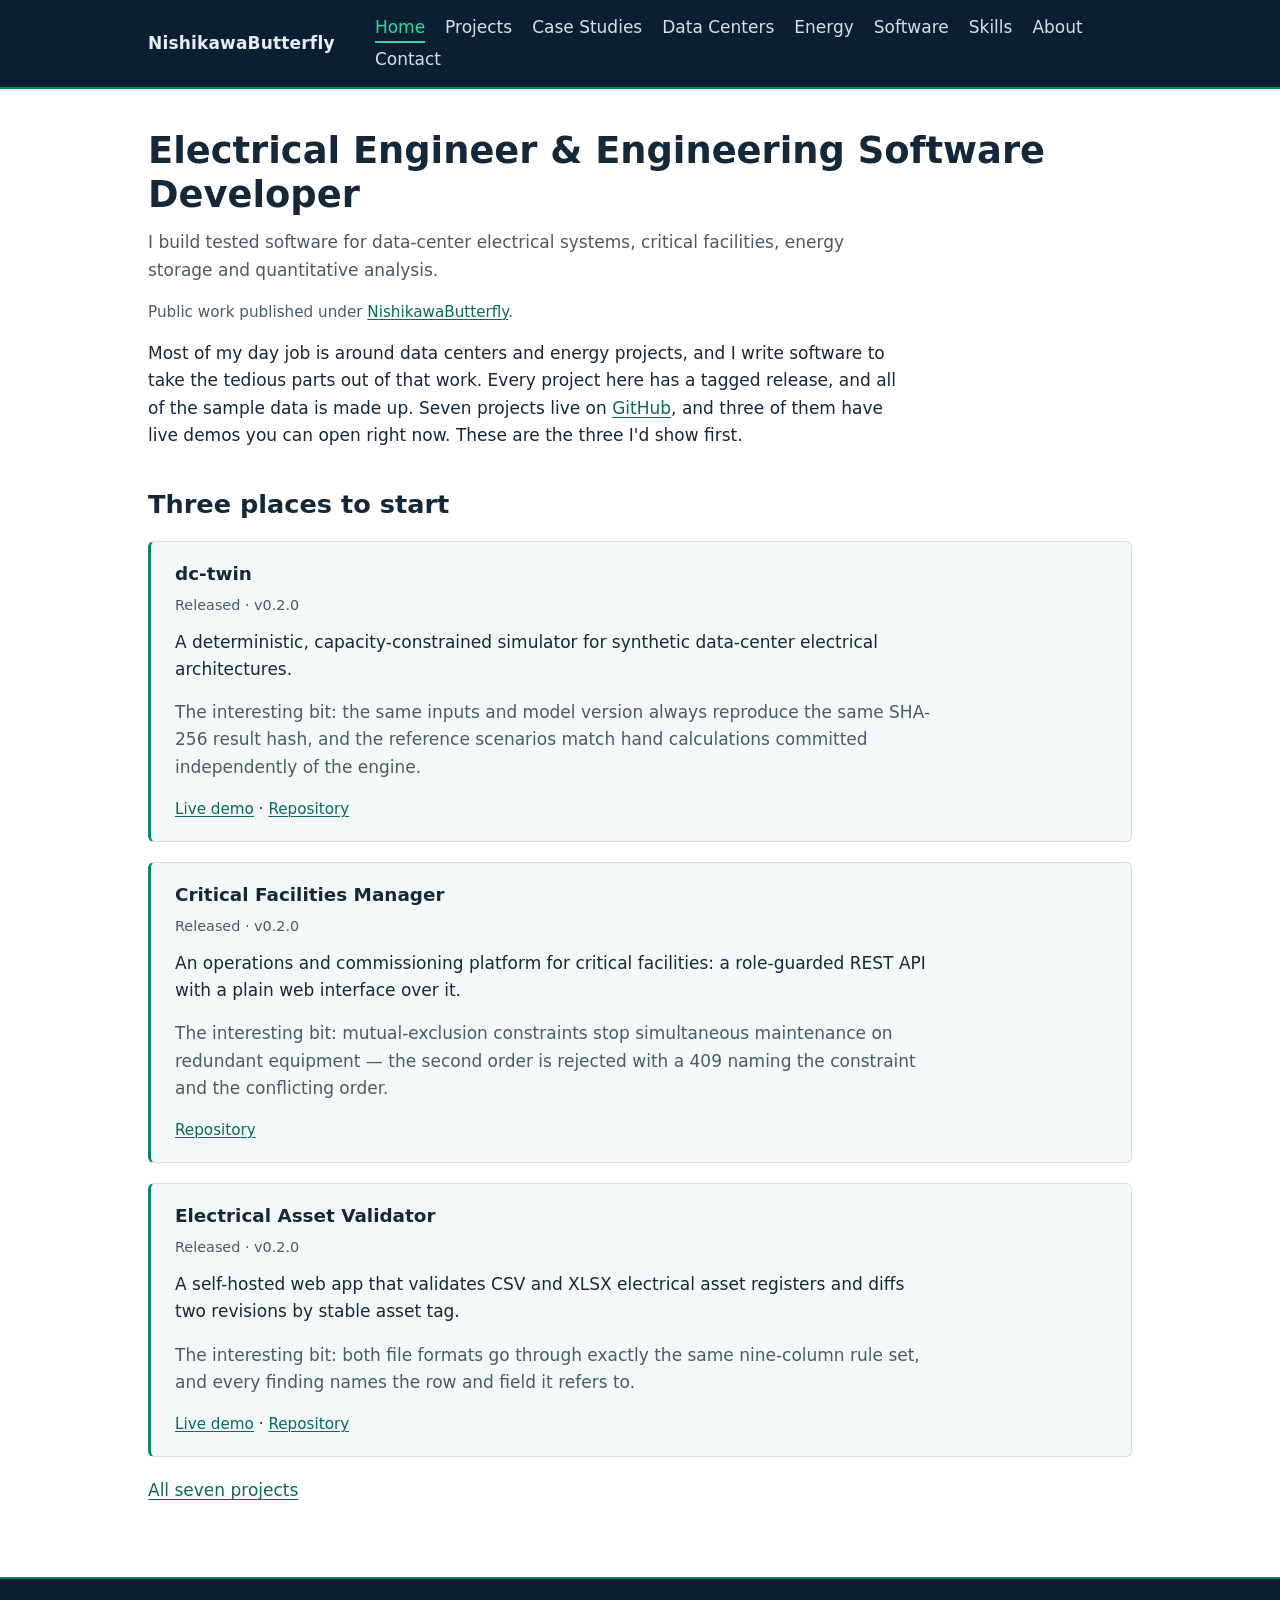
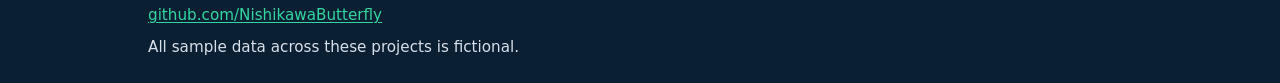
<file: index.html>
<!doctype html>
<html lang="en">
  <head>
    <meta charset="utf-8">
    <meta name="viewport" content="width=device-width, initial-scale=1">
    <title>Electrical Engineer &amp; Engineering Software Developer</title>
    <meta name="description" content="Electrical engineer. Tested software for data-center electrical systems, critical facilities, energy storage and quantitative analysis, published under NishikawaButterfly.">
    <link rel="canonical" href="https://nishikawabutterfly.github.io/">
    <meta property="og:title" content="Electrical Engineer &amp; Engineering Software Developer">
    <meta property="og:description" content="Electrical engineer. Tested software for data-center electrical systems, critical facilities, energy storage and quantitative analysis, published under NishikawaButterfly.">
    <meta property="og:type" content="website">
    <meta property="og:url" content="https://nishikawabutterfly.github.io/">
    <meta property="og:image" content="https://nishikawabutterfly.github.io/assets/social-card.png">
    <link rel="icon" href="/assets/favicon.svg" type="image/svg+xml">
    <link rel="stylesheet" href="/styles.css">
    <script src="/main.js" defer></script>
    <script type="application/ld+json">
    {
      "@context": "https://schema.org",
      "@graph": [
        {
          "@type": "Person",
          "name": "NishikawaButterfly",
          "url": "https://nishikawabutterfly.github.io/",
          "jobTitle": "Electrical Engineer"
        },
        {
          "@type": "WebSite",
          "name": "Electrical Engineer & Engineering Software Developer",
          "url": "https://nishikawabutterfly.github.io/"
        }
      ]
    }
    </script>
  </head>
  <body>
    <!-- shell:header -->
    <a class="skip-link" href="#main">Skip to main content</a>
    <header class="site-header">
      <div class="wrap bar">
        <a class="site-name" href="/">NishikawaButterfly</a>
        <button class="nav-toggle" type="button" aria-expanded="false" aria-controls="site-nav" hidden>Menu</button>
        <nav id="site-nav" class="site-nav" aria-label="Site">
          <ul>
            <li><a href="/">Home</a></li>
            <li><a href="/projects.html">Projects</a></li>
            <li><a href="/case-studies.html">Case Studies</a></li>
            <li><a href="/data-centres.html">Data Centers</a></li>
            <li><a href="/energy-systems.html">Energy</a></li>
            <li><a href="/software.html">Software</a></li>
            <li><a href="/skills.html">Skills</a></li>
            <li><a href="/about.html">About</a></li>
            <li><a href="/contact.html">Contact</a></li>
          </ul>
        </nav>
      </div>
    </header>
    <!-- /shell:header -->

    <main id="main" class="wrap">
      <h1>Electrical Engineer &amp; Engineering Software Developer</h1>
      <p class="lede">I build tested software for data-center electrical systems, critical facilities, energy storage and quantitative analysis.</p>
      <p class="identity">Public work published under <a href="https://github.com/NishikawaButterfly">NishikawaButterfly</a>.</p>
      <p>Most of my day job is around data centers and energy projects, and I write software to take the tedious parts out of that work. Every project here has a tagged release, and all of the sample data is made up. Seven projects live on <a href="https://github.com/NishikawaButterfly">GitHub</a>, and three of them have live demos you can open right now. These are the three I'd show first.</p>

      <section aria-labelledby="highlights">
        <h2 id="highlights">Three places to start</h2>

        <!-- highlights:start -->
        <article class="card">
          <h3>dc-twin</h3>
          <p class="card-meta">Released · v0.2.0</p>
          <p>A deterministic, capacity-constrained simulator for synthetic data-center electrical architectures.</p>
          <p class="hook">The interesting bit: the same inputs and model version always reproduce the same SHA-256 result hash, and the reference scenarios match hand calculations committed independently of the engine.</p>
          <p class="links"><a href="https://dc-twin.fly.dev/">Live demo</a> · <a href="https://github.com/NishikawaButterfly/dc-twin">Repository</a></p>
        </article>
        <article class="card">
          <h3>Critical Facilities Manager</h3>
          <p class="card-meta">Released · v0.2.0</p>
          <p>An operations and commissioning platform for critical facilities: a role-guarded REST API with a plain web interface over it.</p>
          <p class="hook">The interesting bit: mutual-exclusion constraints stop simultaneous maintenance on redundant equipment — the second order is rejected with a 409 naming the constraint and the conflicting order.</p>
          <p class="links"><a href="https://github.com/NishikawaButterfly/critical-facilities-manager">Repository</a></p>
        </article>
        <article class="card">
          <h3>Electrical Asset Validator</h3>
          <p class="card-meta">Released · v0.2.0</p>
          <p>A self-hosted web app that validates CSV and XLSX electrical asset registers and diffs two revisions by stable asset tag.</p>
          <p class="hook">The interesting bit: both file formats go through exactly the same nine-column rule set, and every finding names the row and field it refers to.</p>
          <p class="links"><a href="https://electrical-asset-validator.fly.dev/">Live demo</a> · <a href="https://github.com/NishikawaButterfly/electrical-asset-validator">Repository</a></p>
        </article>
        <!-- highlights:end -->
      </section>

      <p><a href="/projects.html">All seven projects</a></p>
    </main>

    <!-- shell:footer -->
    <footer class="site-footer">
      <div class="wrap">
        <p><a href="https://github.com/NishikawaButterfly">github.com/NishikawaButterfly</a></p>
        <p>All sample data across these projects is fictional.</p>
      </div>
    </footer>
    <!-- /shell:footer -->
  </body>
</html>
</file>
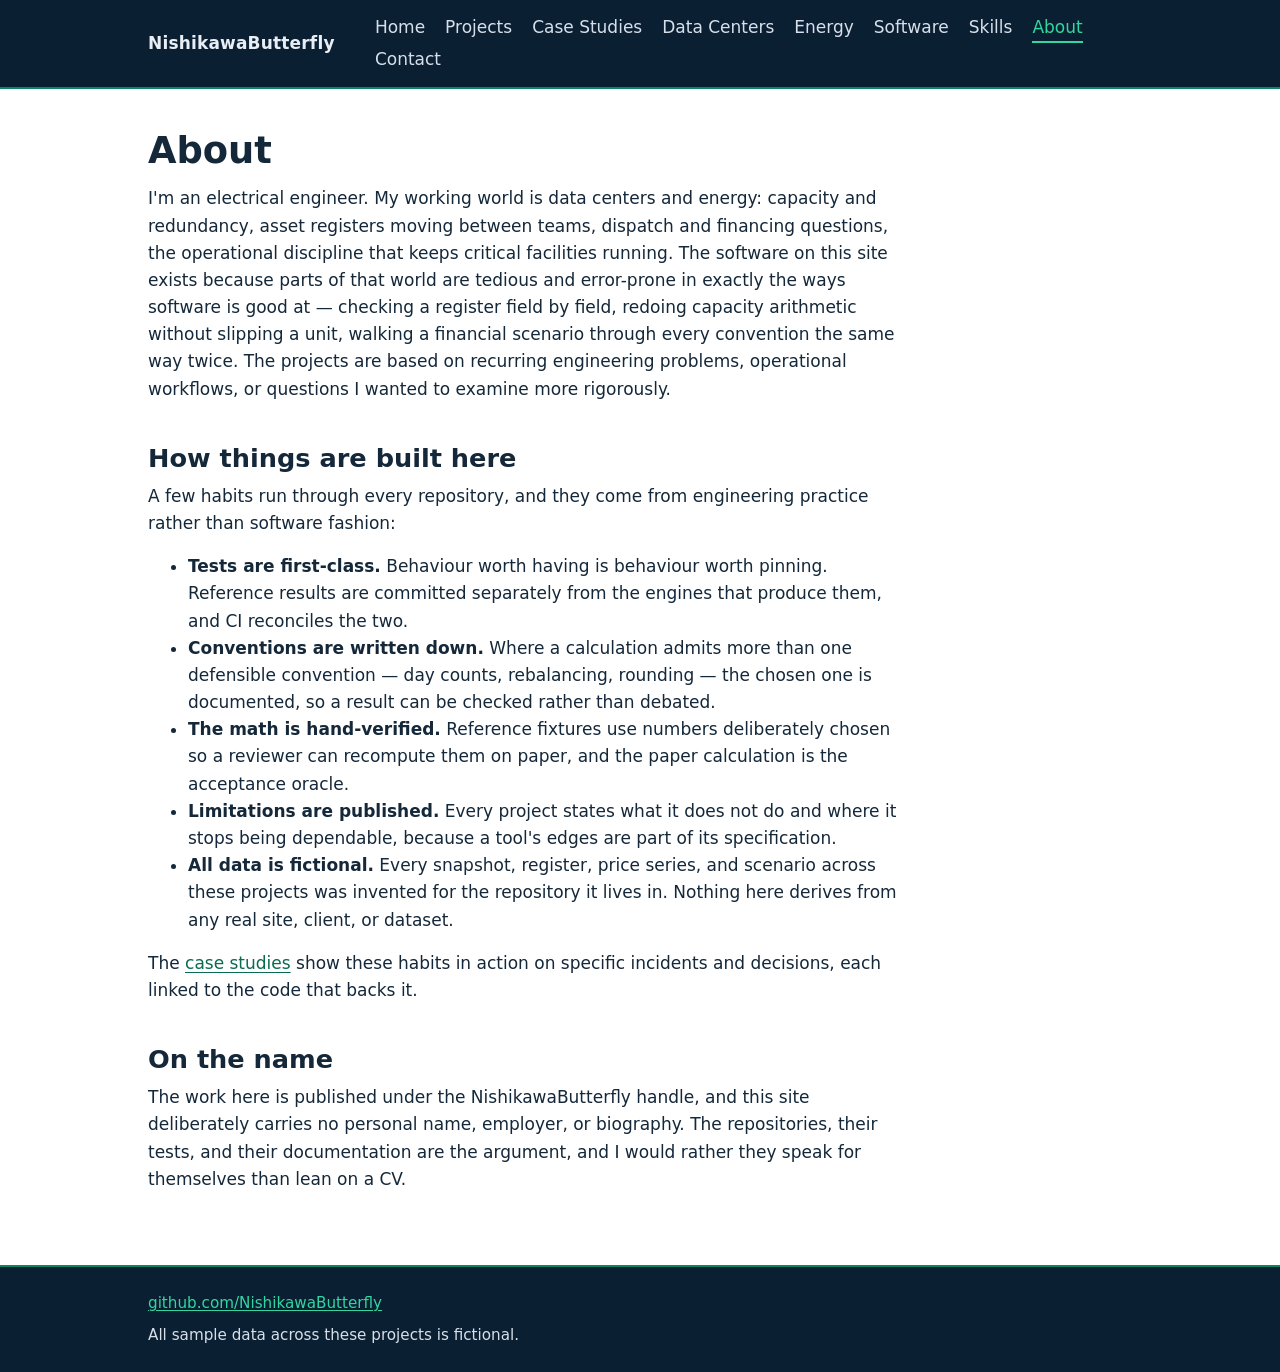
<file: about.html>
<!doctype html>
<html lang="en">
  <head>
    <meta charset="utf-8">
    <meta name="viewport" content="width=device-width, initial-scale=1">
    <title>About — NishikawaButterfly</title>
    <meta name="description" content="An electrical engineer working around data centers and energy, building software that takes the tedious and error-prone parts out of real engineering workflows.">
    <link rel="canonical" href="https://nishikawabutterfly.github.io/about.html">
    <meta property="og:title" content="About — NishikawaButterfly">
    <meta property="og:description" content="An electrical engineer working around data centers and energy, building software that takes the tedious and error-prone parts out of real engineering workflows.">
    <meta property="og:type" content="website">
    <meta property="og:url" content="https://nishikawabutterfly.github.io/about.html">
    <meta property="og:image" content="https://nishikawabutterfly.github.io/assets/social-card.png">
    <link rel="icon" href="/assets/favicon.svg" type="image/svg+xml">
    <link rel="stylesheet" href="/styles.css">
    <script src="/main.js" defer></script>
  </head>
  <body>
    <!-- shell:header -->
    <a class="skip-link" href="#main">Skip to main content</a>
    <header class="site-header">
      <div class="wrap bar">
        <a class="site-name" href="/">NishikawaButterfly</a>
        <button class="nav-toggle" type="button" aria-expanded="false" aria-controls="site-nav" hidden>Menu</button>
        <nav id="site-nav" class="site-nav" aria-label="Site">
          <ul>
            <li><a href="/">Home</a></li>
            <li><a href="/projects.html">Projects</a></li>
            <li><a href="/case-studies.html">Case Studies</a></li>
            <li><a href="/data-centres.html">Data Centers</a></li>
            <li><a href="/energy-systems.html">Energy</a></li>
            <li><a href="/software.html">Software</a></li>
            <li><a href="/skills.html">Skills</a></li>
            <li><a href="/about.html">About</a></li>
            <li><a href="/contact.html">Contact</a></li>
          </ul>
        </nav>
      </div>
    </header>
    <!-- /shell:header -->

    <main id="main" class="wrap">
      <h1>About</h1>
      <p>I'm an electrical engineer. My working world is data centers and energy: capacity and redundancy, asset registers moving between teams, dispatch and financing questions, the operational discipline that keeps critical facilities running. The software on this site exists because parts of that world are tedious and error-prone in exactly the ways software is good at — checking a register field by field, redoing capacity arithmetic without slipping a unit, walking a financial scenario through every convention the same way twice. The projects are based on recurring engineering problems, operational workflows, or questions I wanted to examine more rigorously.</p>

      <h2 id="how-things-are-built">How things are built here</h2>
      <p>A few habits run through every repository, and they come from engineering practice rather than software fashion:</p>
      <ul>
        <li><strong>Tests are first-class.</strong> Behaviour worth having is behaviour worth pinning. Reference results are committed separately from the engines that produce them, and CI reconciles the two.</li>
        <li><strong>Conventions are written down.</strong> Where a calculation admits more than one defensible convention — day counts, rebalancing, rounding — the chosen one is documented, so a result can be checked rather than debated.</li>
        <li><strong>The math is hand-verified.</strong> Reference fixtures use numbers deliberately chosen so a reviewer can recompute them on paper, and the paper calculation is the acceptance oracle.</li>
        <li><strong>Limitations are published.</strong> Every project states what it does not do and where it stops being dependable, because a tool's edges are part of its specification.</li>
        <li><strong>All data is fictional.</strong> Every snapshot, register, price series, and scenario across these projects was invented for the repository it lives in. Nothing here derives from any real site, client, or dataset.</li>
      </ul>
      <p>The <a href="/case-studies.html">case studies</a> show these habits in action on specific incidents and decisions, each linked to the code that backs it.</p>

      <h2 id="pseudonymity">On the name</h2>
      <p>The work here is published under the NishikawaButterfly handle, and this site deliberately carries no personal name, employer, or biography. The repositories, their tests, and their documentation are the argument, and I would rather they speak for themselves than lean on a CV.</p>
    </main>

    <!-- shell:footer -->
    <footer class="site-footer">
      <div class="wrap">
        <p><a href="https://github.com/NishikawaButterfly">github.com/NishikawaButterfly</a></p>
        <p>All sample data across these projects is fictional.</p>
      </div>
    </footer>
    <!-- /shell:footer -->
  </body>
</html>
</file>
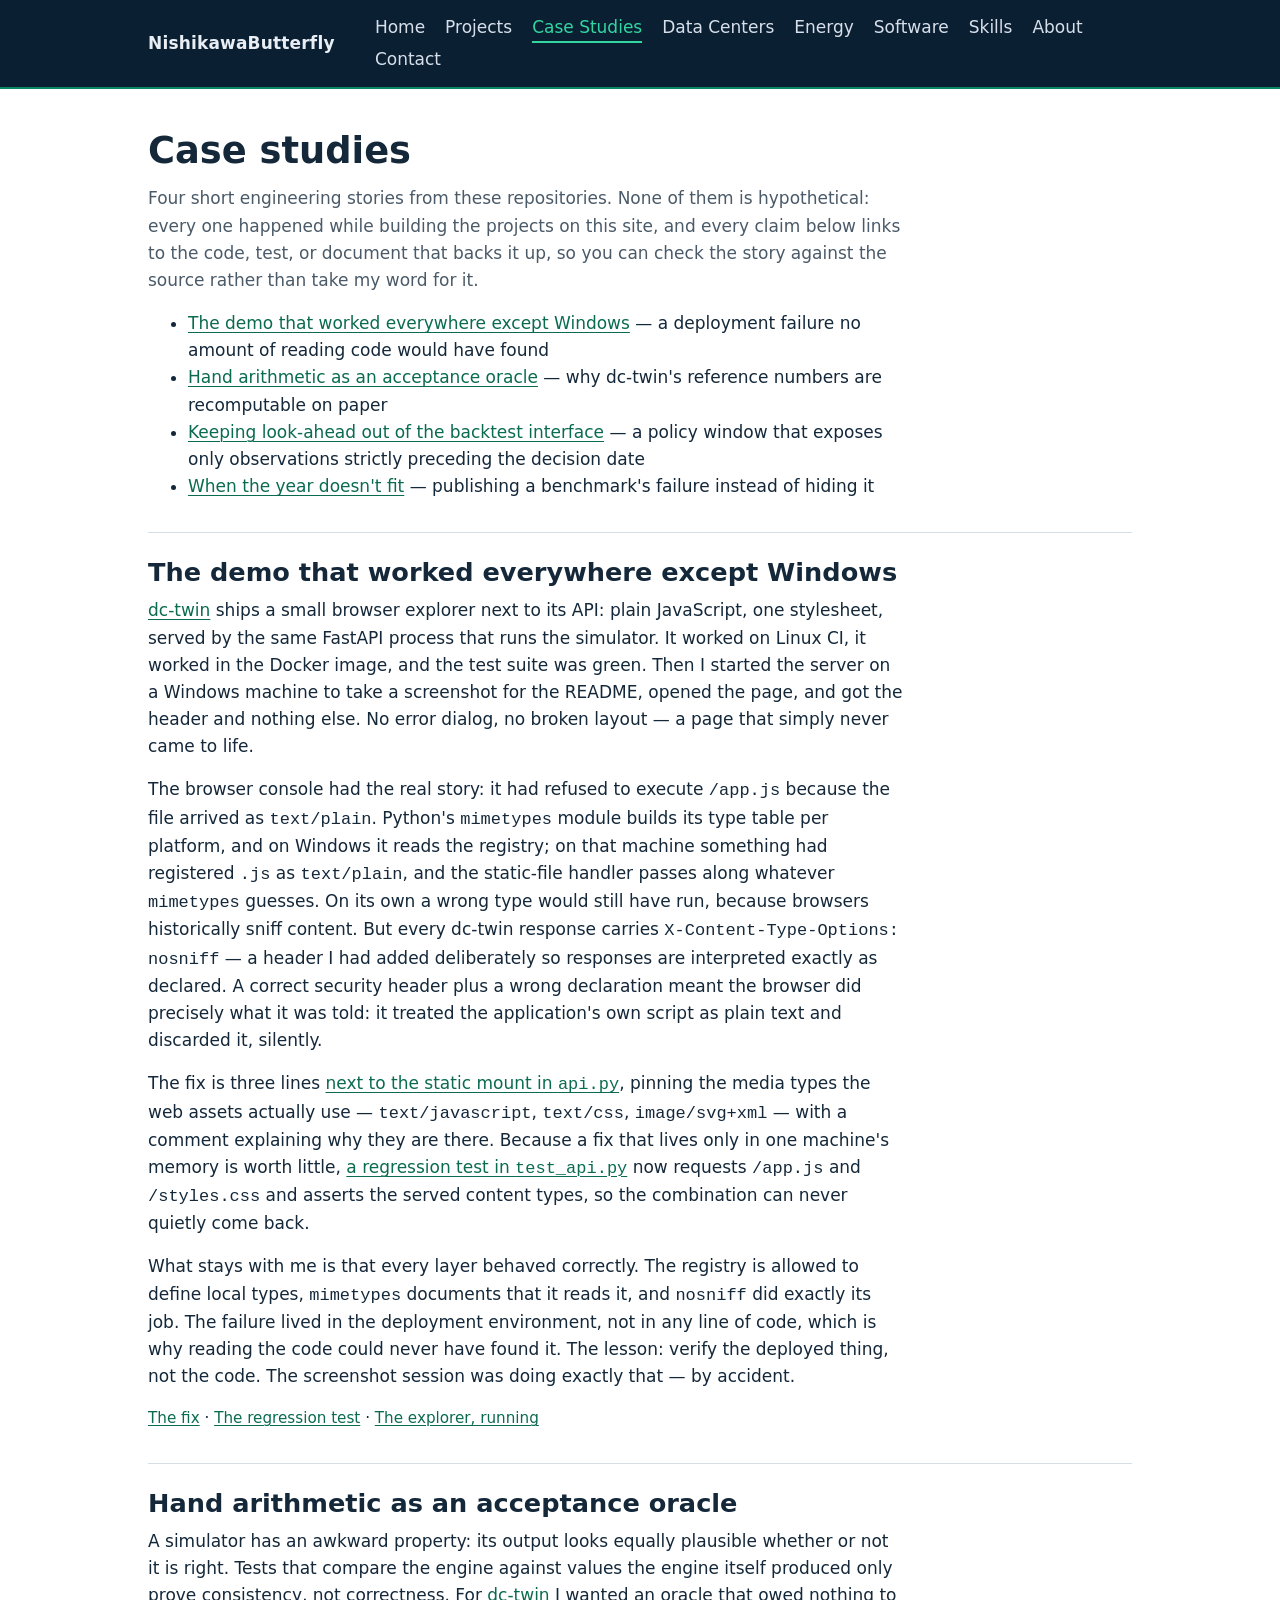
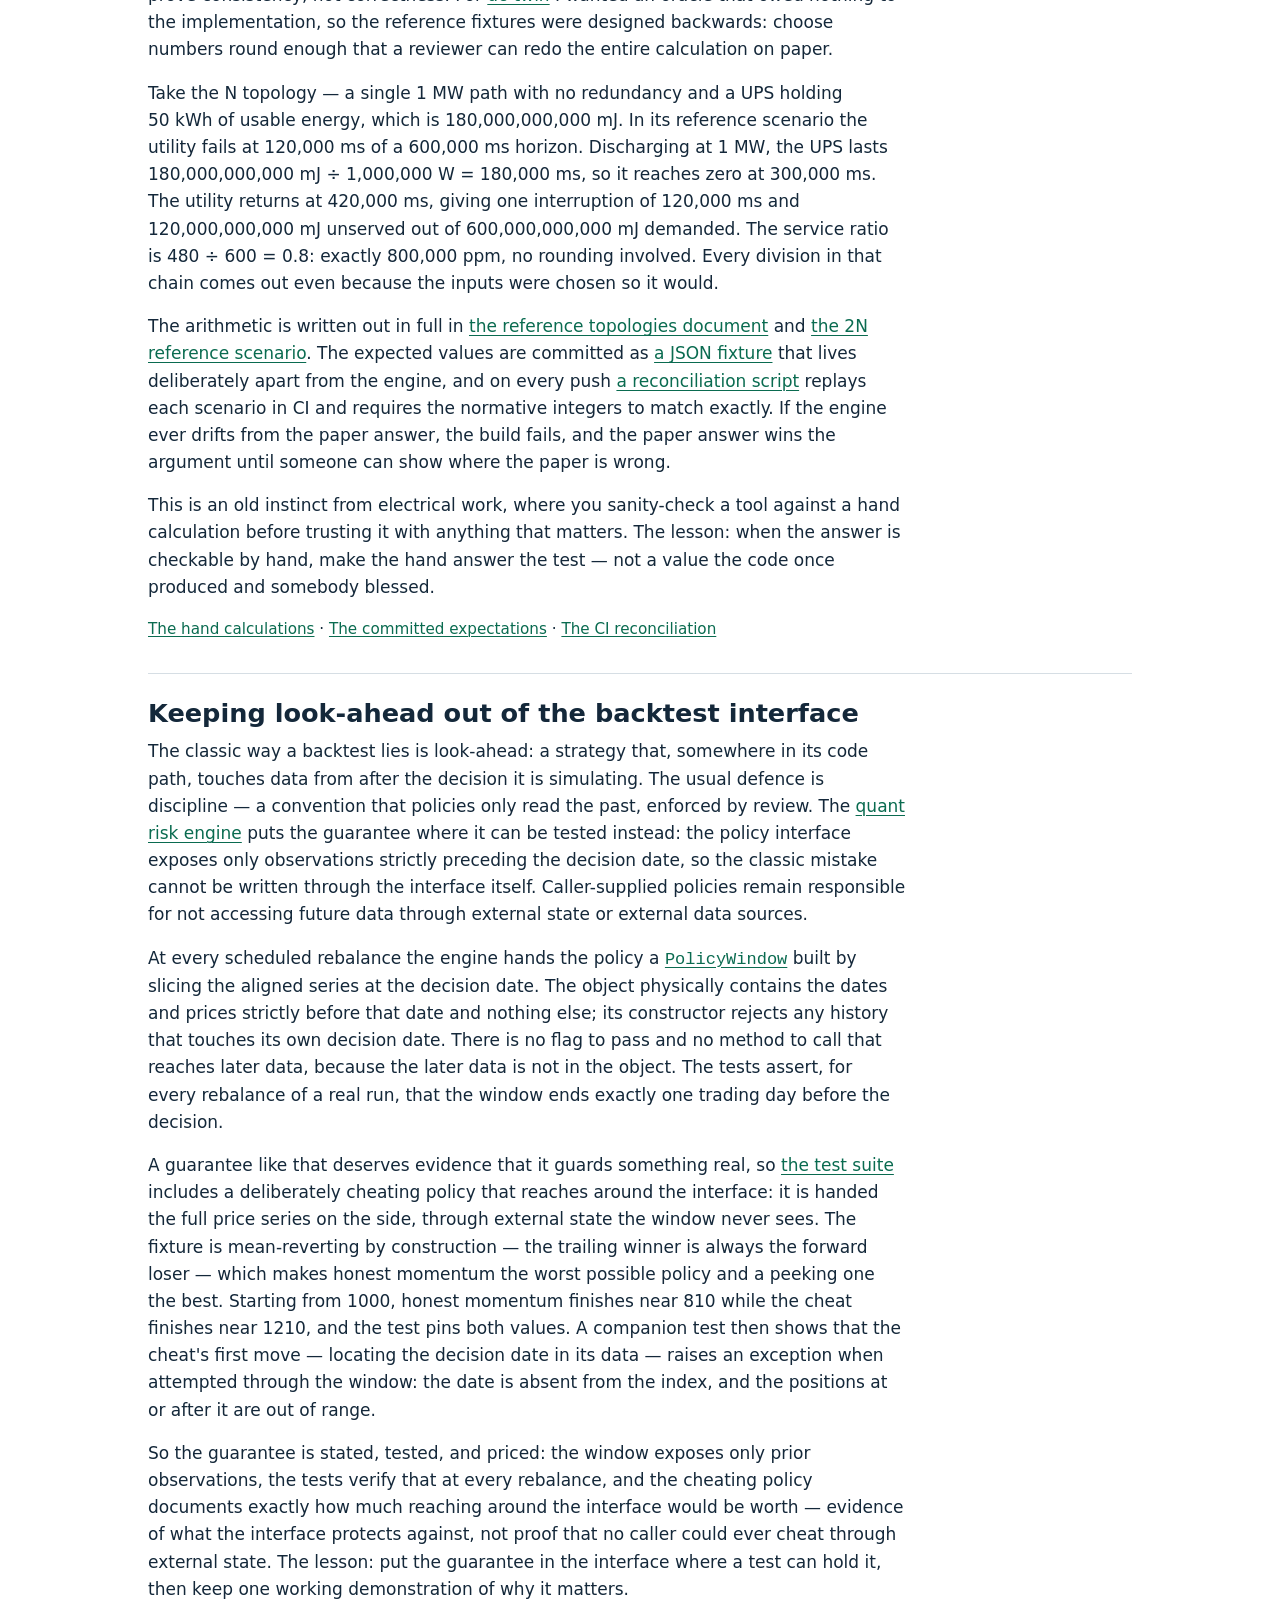
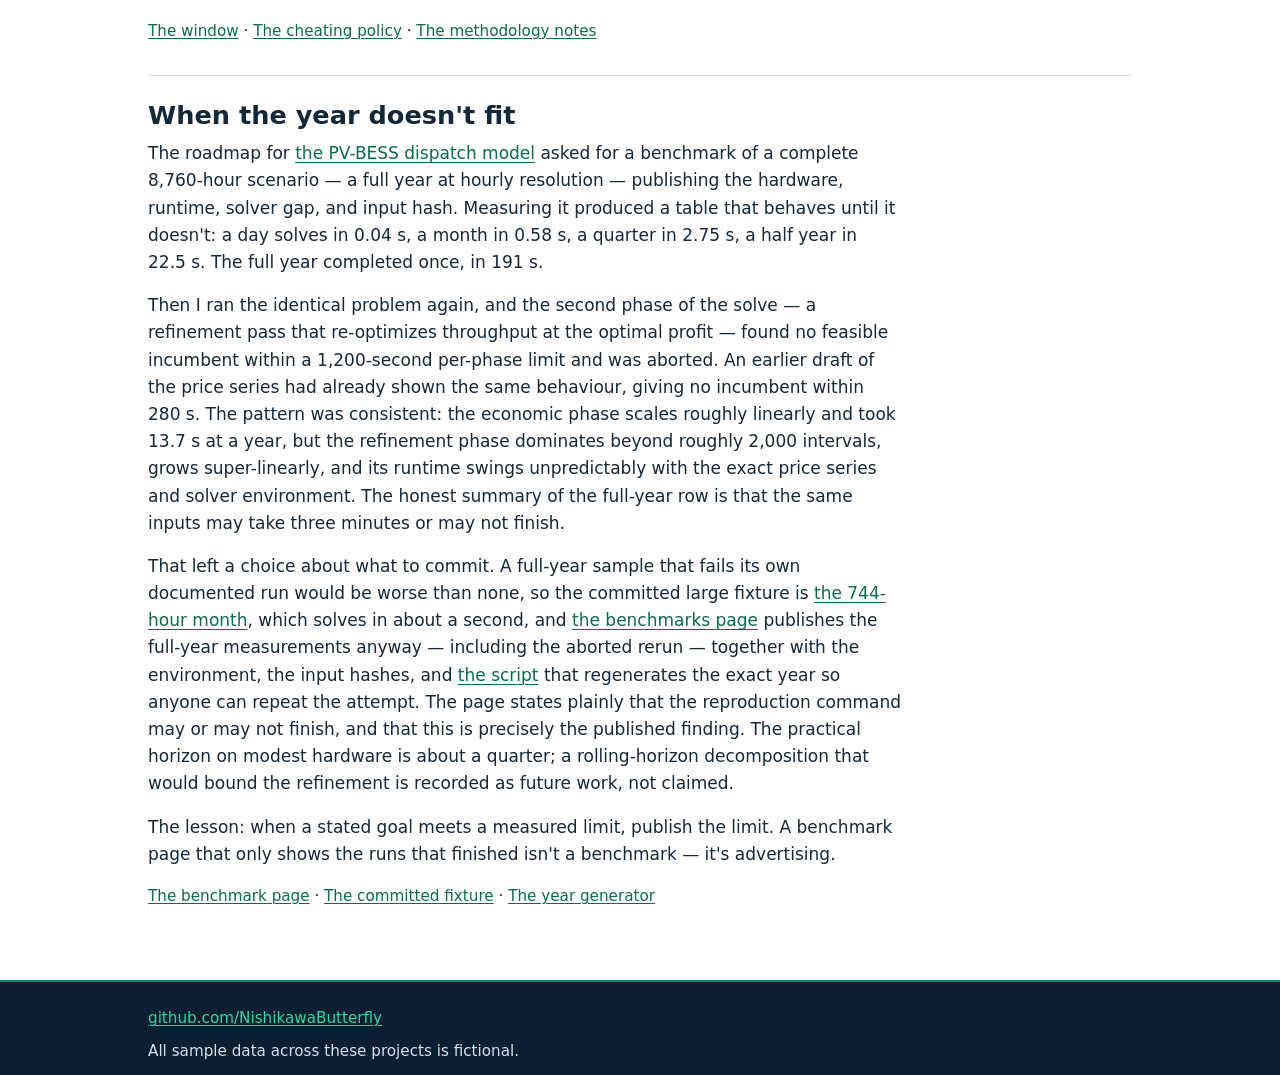
<file: case-studies.html>
<!doctype html>
<html lang="en">
  <head>
    <meta charset="utf-8">
    <meta name="viewport" content="width=device-width, initial-scale=1">
    <title>Case Studies — NishikawaButterfly</title>
    <meta name="description" content="Four engineering stories from these repositories — a Windows-only media-type failure, hand arithmetic as a test oracle, a backtest interface that exposes only past observations, and a benchmark that would not fit — each verifiable in the linked code.">
    <link rel="canonical" href="https://nishikawabutterfly.github.io/case-studies.html">
    <meta property="og:title" content="Case Studies — NishikawaButterfly">
    <meta property="og:description" content="Four engineering stories from these repositories — a Windows-only media-type failure, hand arithmetic as a test oracle, a backtest interface that exposes only past observations, and a benchmark that would not fit — each verifiable in the linked code.">
    <meta property="og:type" content="website">
    <meta property="og:url" content="https://nishikawabutterfly.github.io/case-studies.html">
    <meta property="og:image" content="https://nishikawabutterfly.github.io/assets/social-card.png">
    <link rel="icon" href="/assets/favicon.svg" type="image/svg+xml">
    <link rel="stylesheet" href="/styles.css">
    <script src="/main.js" defer></script>
  </head>
  <body>
    <!-- shell:header -->
    <a class="skip-link" href="#main">Skip to main content</a>
    <header class="site-header">
      <div class="wrap bar">
        <a class="site-name" href="/">NishikawaButterfly</a>
        <button class="nav-toggle" type="button" aria-expanded="false" aria-controls="site-nav" hidden>Menu</button>
        <nav id="site-nav" class="site-nav" aria-label="Site">
          <ul>
            <li><a href="/">Home</a></li>
            <li><a href="/projects.html">Projects</a></li>
            <li><a href="/case-studies.html">Case Studies</a></li>
            <li><a href="/data-centres.html">Data Centers</a></li>
            <li><a href="/energy-systems.html">Energy</a></li>
            <li><a href="/software.html">Software</a></li>
            <li><a href="/skills.html">Skills</a></li>
            <li><a href="/about.html">About</a></li>
            <li><a href="/contact.html">Contact</a></li>
          </ul>
        </nav>
      </div>
    </header>
    <!-- /shell:header -->

    <main id="main" class="wrap">
      <h1>Case studies</h1>
      <p class="lede">Four short engineering stories from these repositories. None of them is hypothetical: every one happened while building the projects on this site, and every claim below links to the code, test, or document that backs it up, so you can check the story against the source rather than take my word for it.</p>

      <ul>
        <li><a href="#windows-media-types">The demo that worked everywhere except Windows</a> — a deployment failure no amount of reading code would have found</li>
        <li><a href="#hand-arithmetic">Hand arithmetic as an acceptance oracle</a> — why dc-twin's reference numbers are recomputable on paper</li>
        <li><a href="#look-ahead">Keeping look-ahead out of the backtest interface</a> — a policy window that exposes only observations strictly preceding the decision date</li>
        <li><a href="#year-does-not-fit">When the year doesn't fit</a> — publishing a benchmark's failure instead of hiding it</li>
      </ul>

      <article class="project">
        <h2 id="windows-media-types">The demo that worked everywhere except Windows</h2>
        <p><a href="https://github.com/NishikawaButterfly/dc-twin">dc-twin</a> ships a small browser explorer next to its API: plain JavaScript, one stylesheet, served by the same FastAPI process that runs the simulator. It worked on Linux CI, it worked in the Docker image, and the test suite was green. Then I started the server on a Windows machine to take a screenshot for the README, opened the page, and got the header and nothing else. No error dialog, no broken layout — a page that simply never came to life.</p>
        <p>The browser console had the real story: it had refused to execute <code>/app.js</code> because the file arrived as <code>text/plain</code>. Python's <code>mimetypes</code> module builds its type table per platform, and on Windows it reads the registry; on that machine something had registered <code>.js</code> as <code>text/plain</code>, and the static-file handler passes along whatever <code>mimetypes</code> guesses. On its own a wrong type would still have run, because browsers historically sniff content. But every dc-twin response carries <code>X-Content-Type-Options: nosniff</code> — a header I had added deliberately so responses are interpreted exactly as declared. A correct security header plus a wrong declaration meant the browser did precisely what it was told: it treated the application's own script as plain text and discarded it, silently.</p>
        <p>The fix is three lines <a href="https://github.com/NishikawaButterfly/dc-twin/blob/main/src/dc_twin/api.py">next to the static mount in <code>api.py</code></a>, pinning the media types the web assets actually use — <code>text/javascript</code>, <code>text/css</code>, <code>image/svg+xml</code> — with a comment explaining why they are there. Because a fix that lives only in one machine's memory is worth little, <a href="https://github.com/NishikawaButterfly/dc-twin/blob/main/tests/test_api.py">a regression test in <code>test_api.py</code></a> now requests <code>/app.js</code> and <code>/styles.css</code> and asserts the served content types, so the combination can never quietly come back.</p>
        <p>What stays with me is that every layer behaved correctly. The registry is allowed to define local types, <code>mimetypes</code> documents that it reads it, and <code>nosniff</code> did exactly its job. The failure lived in the deployment environment, not in any line of code, which is why reading the code could never have found it. The lesson: verify the deployed thing, not the code. The screenshot session was doing exactly that — by accident.</p>
        <p class="links"><a href="https://github.com/NishikawaButterfly/dc-twin/blob/main/src/dc_twin/api.py">The fix</a> · <a href="https://github.com/NishikawaButterfly/dc-twin/blob/main/tests/test_api.py">The regression test</a> · <a href="https://dc-twin.fly.dev/">The explorer, running</a></p>
      </article>

      <article class="project">
        <h2 id="hand-arithmetic">Hand arithmetic as an acceptance oracle</h2>
        <p>A simulator has an awkward property: its output looks equally plausible whether or not it is right. Tests that compare the engine against values the engine itself produced only prove consistency, not correctness. For <a href="https://github.com/NishikawaButterfly/dc-twin">dc-twin</a> I wanted an oracle that owed nothing to the implementation, so the reference fixtures were designed backwards: choose numbers round enough that a reviewer can redo the entire calculation on paper.</p>
        <p>Take the N topology — a single 1&nbsp;MW path with no redundancy and a UPS holding 50&nbsp;kWh of usable energy, which is 180,000,000,000&nbsp;mJ. In its reference scenario the utility fails at 120,000&nbsp;ms of a 600,000&nbsp;ms horizon. Discharging at 1&nbsp;MW, the UPS lasts 180,000,000,000&nbsp;mJ&nbsp;÷&nbsp;1,000,000&nbsp;W&nbsp;=&nbsp;180,000&nbsp;ms, so it reaches zero at 300,000&nbsp;ms. The utility returns at 420,000&nbsp;ms, giving one interruption of 120,000&nbsp;ms and 120,000,000,000&nbsp;mJ unserved out of 600,000,000,000&nbsp;mJ demanded. The service ratio is 480&nbsp;÷&nbsp;600&nbsp;=&nbsp;0.8: exactly 800,000&nbsp;ppm, no rounding involved. Every division in that chain comes out even because the inputs were chosen so it would.</p>
        <p>The arithmetic is written out in full in <a href="https://github.com/NishikawaButterfly/dc-twin/blob/main/docs/REFERENCE_TOPOLOGIES.md">the reference topologies document</a> and <a href="https://github.com/NishikawaButterfly/dc-twin/blob/main/docs/REFERENCE_SCENARIO.md">the 2N reference scenario</a>. The expected values are committed as <a href="https://github.com/NishikawaButterfly/dc-twin/blob/main/examples/synthetic/expected/reference-metrics.json">a JSON fixture</a> that lives deliberately apart from the engine, and on every push <a href="https://github.com/NishikawaButterfly/dc-twin/blob/main/scripts/check_reference_results.py">a reconciliation script</a> replays each scenario in CI and requires the normative integers to match exactly. If the engine ever drifts from the paper answer, the build fails, and the paper answer wins the argument until someone can show where the paper is wrong.</p>
        <p>This is an old instinct from electrical work, where you sanity-check a tool against a hand calculation before trusting it with anything that matters. The lesson: when the answer is checkable by hand, make the hand answer the test — not a value the code once produced and somebody blessed.</p>
        <p class="links"><a href="https://github.com/NishikawaButterfly/dc-twin/blob/main/docs/REFERENCE_TOPOLOGIES.md">The hand calculations</a> · <a href="https://github.com/NishikawaButterfly/dc-twin/blob/main/examples/synthetic/expected/reference-metrics.json">The committed expectations</a> · <a href="https://github.com/NishikawaButterfly/dc-twin/blob/main/scripts/check_reference_results.py">The CI reconciliation</a></p>
      </article>

      <article class="project">
        <h2 id="look-ahead">Keeping look-ahead out of the backtest interface</h2>
        <p>The classic way a backtest lies is look-ahead: a strategy that, somewhere in its code path, touches data from after the decision it is simulating. The usual defence is discipline — a convention that policies only read the past, enforced by review. The <a href="https://github.com/NishikawaButterfly/quant-risk-engine">quant risk engine</a> puts the guarantee where it can be tested instead: the policy interface exposes only observations strictly preceding the decision date, so the classic mistake cannot be written through the interface itself. Caller-supplied policies remain responsible for not accessing future data through external state or external data sources.</p>
        <p>At every scheduled rebalance the engine hands the policy a <a href="https://github.com/NishikawaButterfly/quant-risk-engine/blob/main/src/quantrisk/backtest.py"><code>PolicyWindow</code></a> built by slicing the aligned series at the decision date. The object physically contains the dates and prices strictly before that date and nothing else; its constructor rejects any history that touches its own decision date. There is no flag to pass and no method to call that reaches later data, because the later data is not in the object. The tests assert, for every rebalance of a real run, that the window ends exactly one trading day before the decision.</p>
        <p>A guarantee like that deserves evidence that it guards something real, so <a href="https://github.com/NishikawaButterfly/quant-risk-engine/blob/main/tests/test_backtest.py">the test suite</a> includes a deliberately cheating policy that reaches around the interface: it is handed the full price series on the side, through external state the window never sees. The fixture is mean-reverting by construction — the trailing winner is always the forward loser — which makes honest momentum the worst possible policy and a peeking one the best. Starting from 1000, honest momentum finishes near 810 while the cheat finishes near 1210, and the test pins both values. A companion test then shows that the cheat's first move — locating the decision date in its data — raises an exception when attempted through the window: the date is absent from the index, and the positions at or after it are out of range.</p>
        <p>So the guarantee is stated, tested, and priced: the window exposes only prior observations, the tests verify that at every rebalance, and the cheating policy documents exactly how much reaching around the interface would be worth — evidence of what the interface protects against, not proof that no caller could ever cheat through external state. The lesson: put the guarantee in the interface where a test can hold it, then keep one working demonstration of why it matters.</p>
        <p class="links"><a href="https://github.com/NishikawaButterfly/quant-risk-engine/blob/main/src/quantrisk/backtest.py">The window</a> · <a href="https://github.com/NishikawaButterfly/quant-risk-engine/blob/main/tests/test_backtest.py">The cheating policy</a> · <a href="https://github.com/NishikawaButterfly/quant-risk-engine/blob/main/docs/methodology.md">The methodology notes</a></p>
      </article>

      <article class="project">
        <h2 id="year-does-not-fit">When the year doesn't fit</h2>
        <p>The roadmap for <a href="https://github.com/NishikawaButterfly/pv-bess-hybrid">the PV-BESS dispatch model</a> asked for a benchmark of a complete 8,760-hour scenario — a full year at hourly resolution — publishing the hardware, runtime, solver gap, and input hash. Measuring it produced a table that behaves until it doesn't: a day solves in 0.04&nbsp;s, a month in 0.58&nbsp;s, a quarter in 2.75&nbsp;s, a half year in 22.5&nbsp;s. The full year completed once, in 191&nbsp;s.</p>
        <p>Then I ran the identical problem again, and the second phase of the solve — a refinement pass that re-optimizes throughput at the optimal profit — found no feasible incumbent within a 1,200-second per-phase limit and was aborted. An earlier draft of the price series had already shown the same behaviour, giving no incumbent within 280&nbsp;s. The pattern was consistent: the economic phase scales roughly linearly and took 13.7&nbsp;s at a year, but the refinement phase dominates beyond roughly 2,000 intervals, grows super-linearly, and its runtime swings unpredictably with the exact price series and solver environment. The honest summary of the full-year row is that the same inputs may take three minutes or may not finish.</p>
        <p>That left a choice about what to commit. A full-year sample that fails its own documented run would be worse than none, so the committed large fixture is <a href="https://github.com/NishikawaButterfly/pv-bess-hybrid/tree/main/sample-data/monthly">the 744-hour month</a>, which solves in about a second, and <a href="https://github.com/NishikawaButterfly/pv-bess-hybrid/blob/main/docs/benchmarks.md">the benchmarks page</a> publishes the full-year measurements anyway — including the aborted rerun — together with the environment, the input hashes, and <a href="https://github.com/NishikawaButterfly/pv-bess-hybrid/blob/main/tools/make_synthetic_year.py">the script</a> that regenerates the exact year so anyone can repeat the attempt. The page states plainly that the reproduction command may or may not finish, and that this is precisely the published finding. The practical horizon on modest hardware is about a quarter; a rolling-horizon decomposition that would bound the refinement is recorded as future work, not claimed.</p>
        <p>The lesson: when a stated goal meets a measured limit, publish the limit. A benchmark page that only shows the runs that finished isn't a benchmark — it's advertising.</p>
        <p class="links"><a href="https://github.com/NishikawaButterfly/pv-bess-hybrid/blob/main/docs/benchmarks.md">The benchmark page</a> · <a href="https://github.com/NishikawaButterfly/pv-bess-hybrid/tree/main/sample-data/monthly">The committed fixture</a> · <a href="https://github.com/NishikawaButterfly/pv-bess-hybrid/blob/main/tools/make_synthetic_year.py">The year generator</a></p>
      </article>
    </main>

    <!-- shell:footer -->
    <footer class="site-footer">
      <div class="wrap">
        <p><a href="https://github.com/NishikawaButterfly">github.com/NishikawaButterfly</a></p>
        <p>All sample data across these projects is fictional.</p>
      </div>
    </footer>
    <!-- /shell:footer -->
  </body>
</html>
</file>
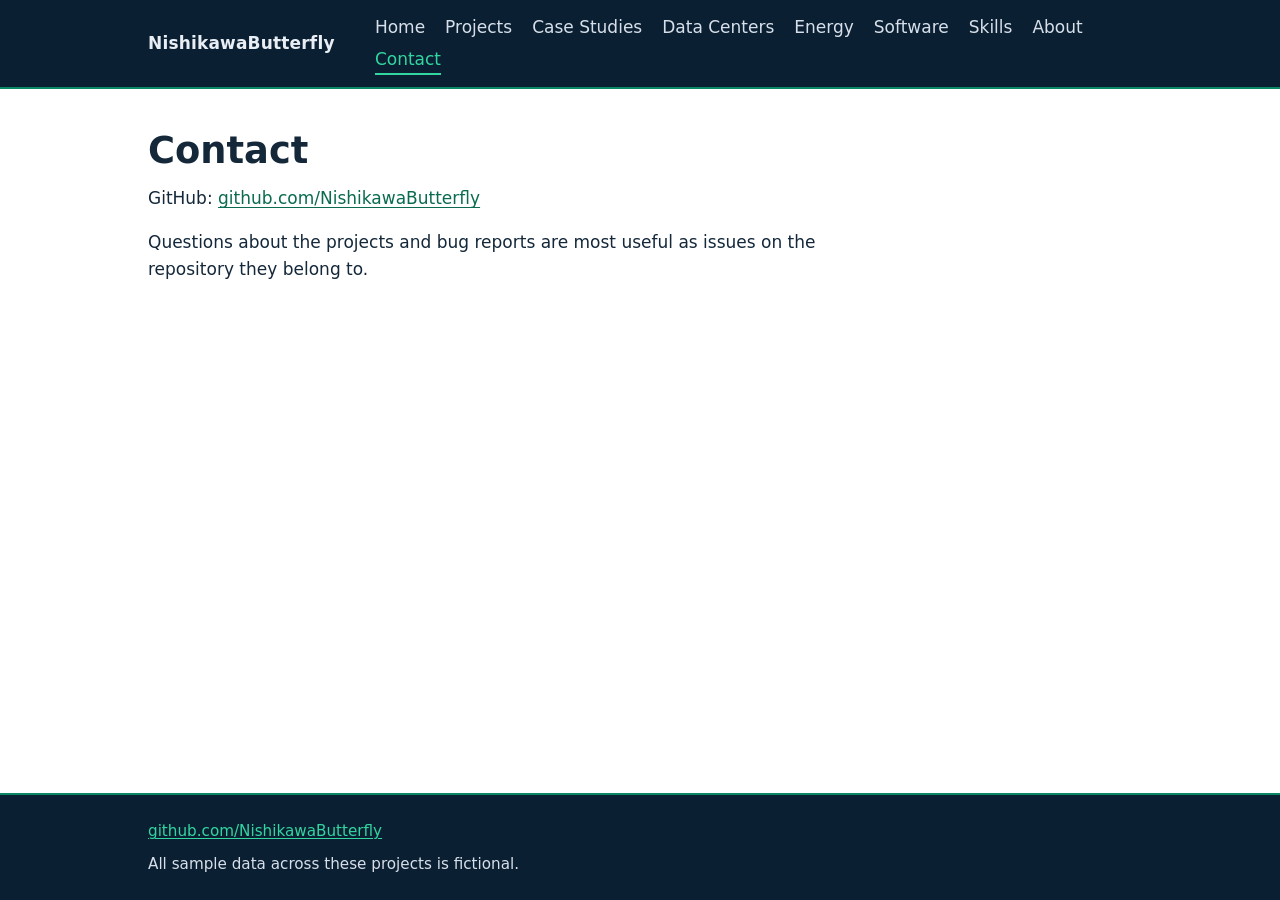
<file: contact.html>
<!doctype html>
<html lang="en">
  <head>
    <meta charset="utf-8">
    <meta name="viewport" content="width=device-width, initial-scale=1">
    <title>Contact — NishikawaButterfly</title>
    <meta name="description" content="How to reach NishikawaButterfly: GitHub issues on each project repository for questions and bug reports.">
    <link rel="canonical" href="https://nishikawabutterfly.github.io/contact.html">
    <meta property="og:title" content="Contact — NishikawaButterfly">
    <meta property="og:description" content="How to reach NishikawaButterfly: GitHub issues on each project repository for questions and bug reports.">
    <meta property="og:type" content="website">
    <meta property="og:url" content="https://nishikawabutterfly.github.io/contact.html">
    <meta property="og:image" content="https://nishikawabutterfly.github.io/assets/social-card.png">
    <link rel="icon" href="/assets/favicon.svg" type="image/svg+xml">
    <link rel="stylesheet" href="/styles.css">
    <script src="/main.js" defer></script>
  </head>
  <body>
    <!-- shell:header -->
    <a class="skip-link" href="#main">Skip to main content</a>
    <header class="site-header">
      <div class="wrap bar">
        <a class="site-name" href="/">NishikawaButterfly</a>
        <button class="nav-toggle" type="button" aria-expanded="false" aria-controls="site-nav" hidden>Menu</button>
        <nav id="site-nav" class="site-nav" aria-label="Site">
          <ul>
            <li><a href="/">Home</a></li>
            <li><a href="/projects.html">Projects</a></li>
            <li><a href="/case-studies.html">Case Studies</a></li>
            <li><a href="/data-centres.html">Data Centers</a></li>
            <li><a href="/energy-systems.html">Energy</a></li>
            <li><a href="/software.html">Software</a></li>
            <li><a href="/skills.html">Skills</a></li>
            <li><a href="/about.html">About</a></li>
            <li><a href="/contact.html">Contact</a></li>
          </ul>
        </nav>
      </div>
    </header>
    <!-- /shell:header -->

    <main id="main" class="wrap">
      <h1>Contact</h1>
      <p>GitHub: <a href="https://github.com/NishikawaButterfly">github.com/NishikawaButterfly</a></p>
      <p>Questions about the projects and bug reports are most useful as issues on the repository they belong to.</p>
    </main>

    <!-- shell:footer -->
    <footer class="site-footer">
      <div class="wrap">
        <p><a href="https://github.com/NishikawaButterfly">github.com/NishikawaButterfly</a></p>
        <p>All sample data across these projects is fictional.</p>
      </div>
    </footer>
    <!-- /shell:footer -->
  </body>
</html>
</file>
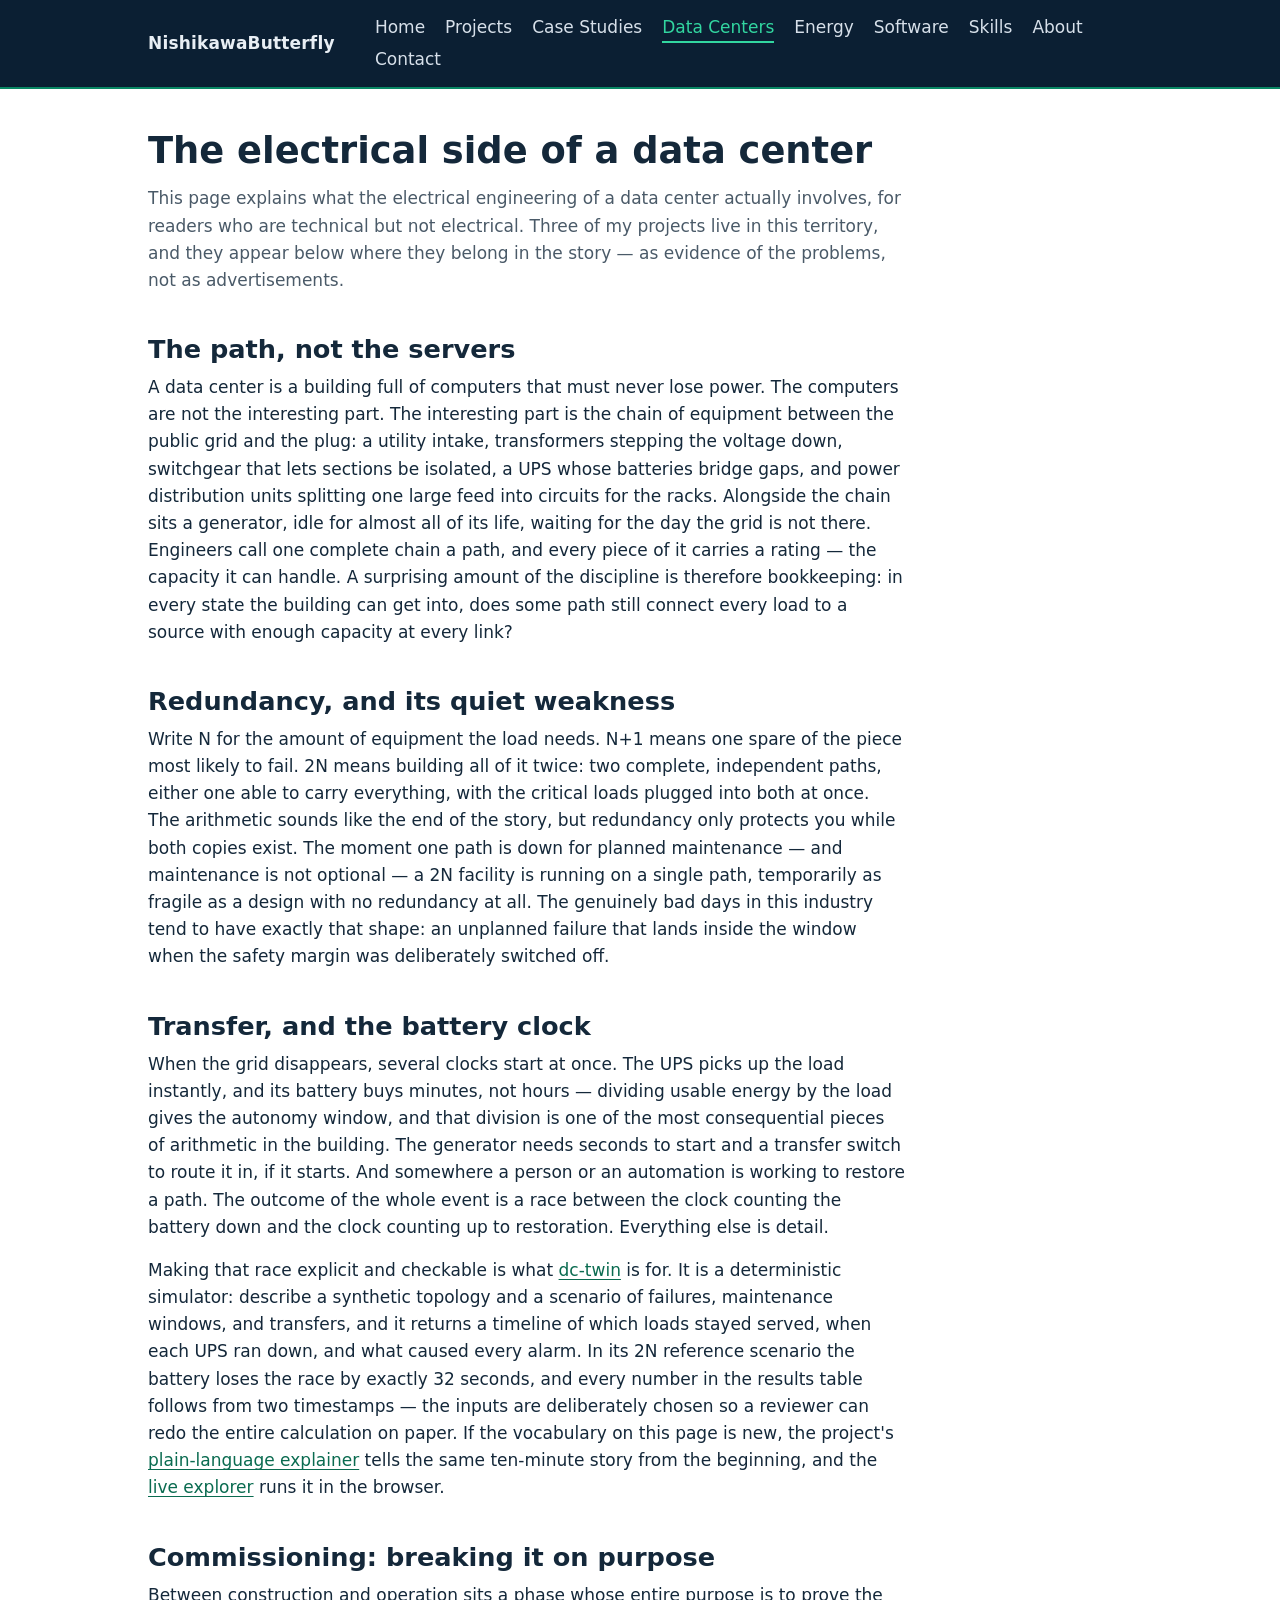
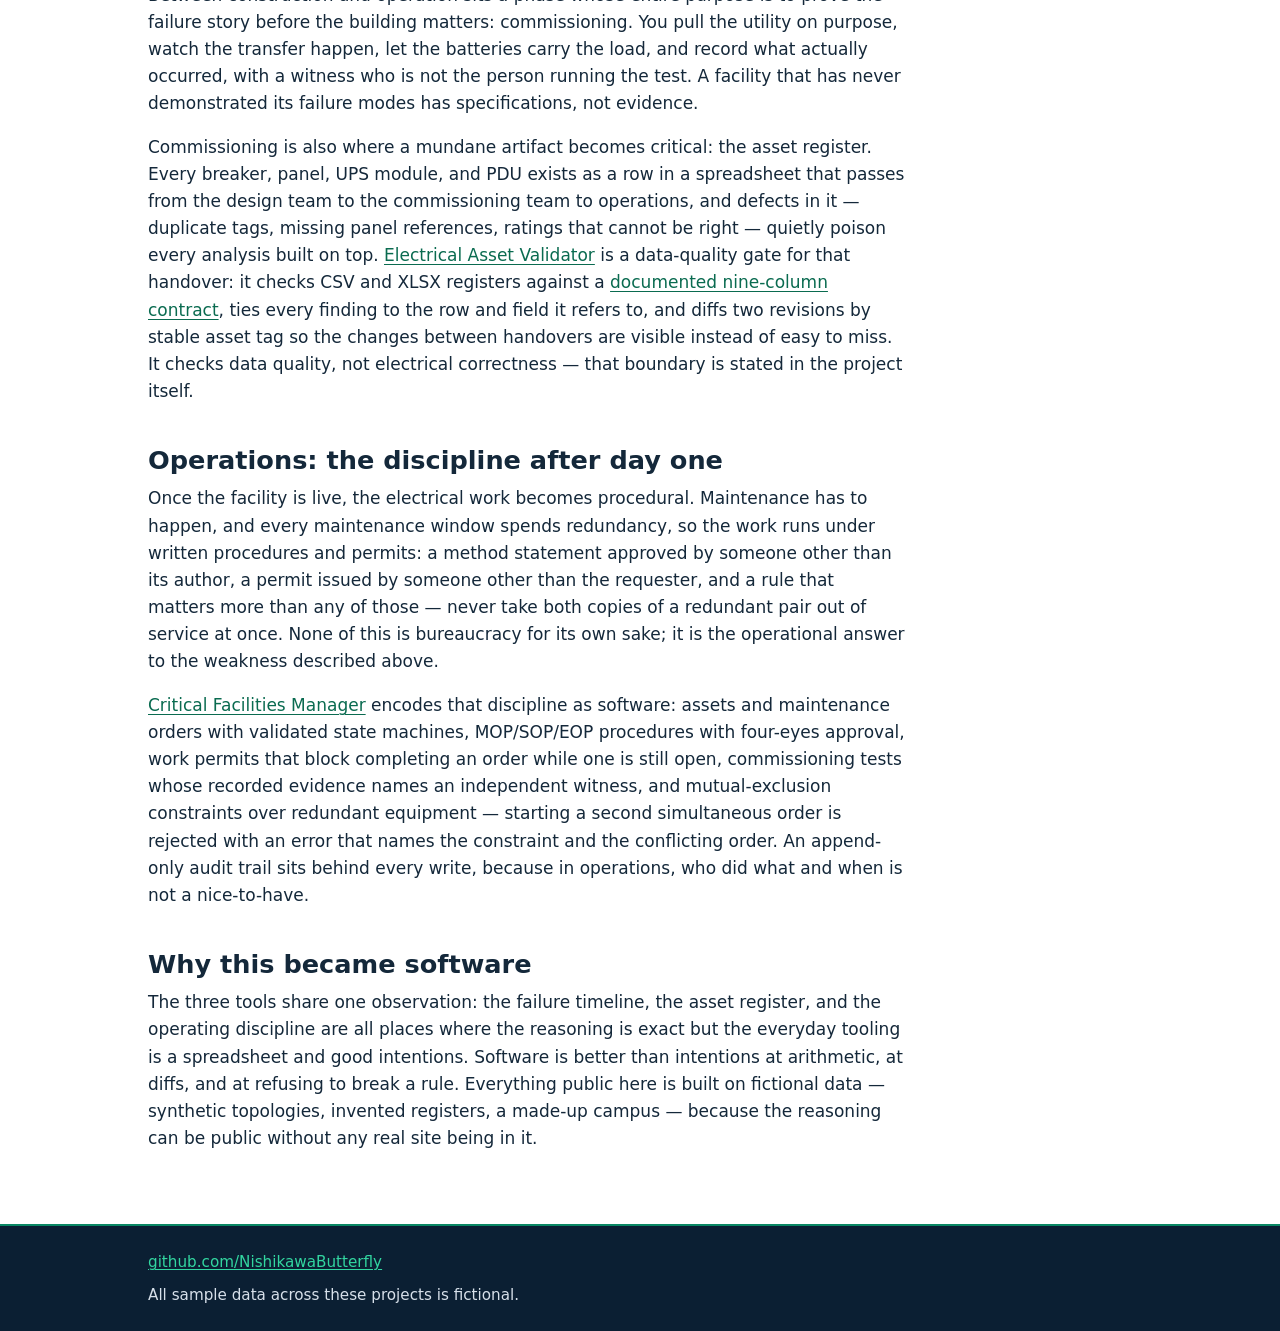
<file: data-centres.html>
<!doctype html>
<html lang="en">
  <head>
    <meta charset="utf-8">
    <meta name="viewport" content="width=device-width, initial-scale=1">
    <title>Data Centers — NishikawaButterfly</title>
    <meta name="description" content="What the electrical side of a data center involves — paths, redundancy, transfer, UPS autonomy, commissioning, and operations — explained for technical readers, with the tools built for each part of the story.">
    <link rel="canonical" href="https://nishikawabutterfly.github.io/data-centres.html">
    <meta property="og:title" content="Data Centers — NishikawaButterfly">
    <meta property="og:description" content="What the electrical side of a data center involves — paths, redundancy, transfer, UPS autonomy, commissioning, and operations — explained for technical readers, with the tools built for each part of the story.">
    <meta property="og:type" content="website">
    <meta property="og:url" content="https://nishikawabutterfly.github.io/data-centres.html">
    <meta property="og:image" content="https://nishikawabutterfly.github.io/assets/social-card.png">
    <link rel="icon" href="/assets/favicon.svg" type="image/svg+xml">
    <link rel="stylesheet" href="/styles.css">
    <script src="/main.js" defer></script>
  </head>
  <body>
    <!-- shell:header -->
    <a class="skip-link" href="#main">Skip to main content</a>
    <header class="site-header">
      <div class="wrap bar">
        <a class="site-name" href="/">NishikawaButterfly</a>
        <button class="nav-toggle" type="button" aria-expanded="false" aria-controls="site-nav" hidden>Menu</button>
        <nav id="site-nav" class="site-nav" aria-label="Site">
          <ul>
            <li><a href="/">Home</a></li>
            <li><a href="/projects.html">Projects</a></li>
            <li><a href="/case-studies.html">Case Studies</a></li>
            <li><a href="/data-centres.html">Data Centers</a></li>
            <li><a href="/energy-systems.html">Energy</a></li>
            <li><a href="/software.html">Software</a></li>
            <li><a href="/skills.html">Skills</a></li>
            <li><a href="/about.html">About</a></li>
            <li><a href="/contact.html">Contact</a></li>
          </ul>
        </nav>
      </div>
    </header>
    <!-- /shell:header -->

    <main id="main" class="wrap">
      <h1>The electrical side of a data center</h1>
      <p class="lede">This page explains what the electrical engineering of a data center actually involves, for readers who are technical but not electrical. Three of my projects live in this territory, and they appear below where they belong in the story — as evidence of the problems, not as advertisements.</p>

      <h2 id="the-path">The path, not the servers</h2>
      <p>A data center is a building full of computers that must never lose power. The computers are not the interesting part. The interesting part is the chain of equipment between the public grid and the plug: a utility intake, transformers stepping the voltage down, switchgear that lets sections be isolated, a UPS whose batteries bridge gaps, and power distribution units splitting one large feed into circuits for the racks. Alongside the chain sits a generator, idle for almost all of its life, waiting for the day the grid is not there. Engineers call one complete chain a path, and every piece of it carries a rating — the capacity it can handle. A surprising amount of the discipline is therefore bookkeeping: in every state the building can get into, does some path still connect every load to a source with enough capacity at every link?</p>

      <h2 id="redundancy">Redundancy, and its quiet weakness</h2>
      <p>Write N for the amount of equipment the load needs. N+1 means one spare of the piece most likely to fail. 2N means building all of it twice: two complete, independent paths, either one able to carry everything, with the critical loads plugged into both at once. The arithmetic sounds like the end of the story, but redundancy only protects you while both copies exist. The moment one path is down for planned maintenance — and maintenance is not optional — a 2N facility is running on a single path, temporarily as fragile as a design with no redundancy at all. The genuinely bad days in this industry tend to have exactly that shape: an unplanned failure that lands inside the window when the safety margin was deliberately switched off.</p>

      <h2 id="transfer-and-the-battery-clock">Transfer, and the battery clock</h2>
      <p>When the grid disappears, several clocks start at once. The UPS picks up the load instantly, and its battery buys minutes, not hours — dividing usable energy by the load gives the autonomy window, and that division is one of the most consequential pieces of arithmetic in the building. The generator needs seconds to start and a transfer switch to route it in, if it starts. And somewhere a person or an automation is working to restore a path. The outcome of the whole event is a race between the clock counting the battery down and the clock counting up to restoration. Everything else is detail.</p>
      <p>Making that race explicit and checkable is what <a href="https://github.com/NishikawaButterfly/dc-twin">dc-twin</a> is for. It is a deterministic simulator: describe a synthetic topology and a scenario of failures, maintenance windows, and transfers, and it returns a timeline of which loads stayed served, when each UPS ran down, and what caused every alarm. In its 2N reference scenario the battery loses the race by exactly 32 seconds, and every number in the results table follows from two timestamps — the inputs are deliberately chosen so a reviewer can redo the entire calculation on paper. If the vocabulary on this page is new, the project's <a href="https://github.com/NishikawaButterfly/dc-twin/blob/main/docs/EXPLAINER.md">plain-language explainer</a> tells the same ten-minute story from the beginning, and the <a href="https://dc-twin.fly.dev/">live explorer</a> runs it in the browser.</p>

      <h2 id="commissioning">Commissioning: breaking it on purpose</h2>
      <p>Between construction and operation sits a phase whose entire purpose is to prove the failure story before the building matters: commissioning. You pull the utility on purpose, watch the transfer happen, let the batteries carry the load, and record what actually occurred, with a witness who is not the person running the test. A facility that has never demonstrated its failure modes has specifications, not evidence.</p>
      <p>Commissioning is also where a mundane artifact becomes critical: the asset register. Every breaker, panel, UPS module, and PDU exists as a row in a spreadsheet that passes from the design team to the commissioning team to operations, and defects in it — duplicate tags, missing panel references, ratings that cannot be right — quietly poison every analysis built on top. <a href="https://github.com/NishikawaButterfly/electrical-asset-validator">Electrical Asset Validator</a> is a data-quality gate for that handover: it checks CSV and XLSX registers against a <a href="https://github.com/NishikawaButterfly/electrical-asset-validator/blob/main/docs/rules.md">documented nine-column contract</a>, ties every finding to the row and field it refers to, and diffs two revisions by stable asset tag so the changes between handovers are visible instead of easy to miss. It checks data quality, not electrical correctness — that boundary is stated in the project itself.</p>

      <h2 id="operations">Operations: the discipline after day one</h2>
      <p>Once the facility is live, the electrical work becomes procedural. Maintenance has to happen, and every maintenance window spends redundancy, so the work runs under written procedures and permits: a method statement approved by someone other than its author, a permit issued by someone other than the requester, and a rule that matters more than any of those — never take both copies of a redundant pair out of service at once. None of this is bureaucracy for its own sake; it is the operational answer to the weakness described above.</p>
      <p><a href="https://github.com/NishikawaButterfly/critical-facilities-manager">Critical Facilities Manager</a> encodes that discipline as software: assets and maintenance orders with validated state machines, MOP/SOP/EOP procedures with four-eyes approval, work permits that block completing an order while one is still open, commissioning tests whose recorded evidence names an independent witness, and mutual-exclusion constraints over redundant equipment — starting a second simultaneous order is rejected with an error that names the constraint and the conflicting order. An append-only audit trail sits behind every write, because in operations, who did what and when is not a nice-to-have.</p>

      <h2 id="why-software">Why this became software</h2>
      <p>The three tools share one observation: the failure timeline, the asset register, and the operating discipline are all places where the reasoning is exact but the everyday tooling is a spreadsheet and good intentions. Software is better than intentions at arithmetic, at diffs, and at refusing to break a rule. Everything public here is built on fictional data — synthetic topologies, invented registers, a made-up campus — because the reasoning can be public without any real site being in it.</p>
    </main>

    <!-- shell:footer -->
    <footer class="site-footer">
      <div class="wrap">
        <p><a href="https://github.com/NishikawaButterfly">github.com/NishikawaButterfly</a></p>
        <p>All sample data across these projects is fictional.</p>
      </div>
    </footer>
    <!-- /shell:footer -->
  </body>
</html>
</file>
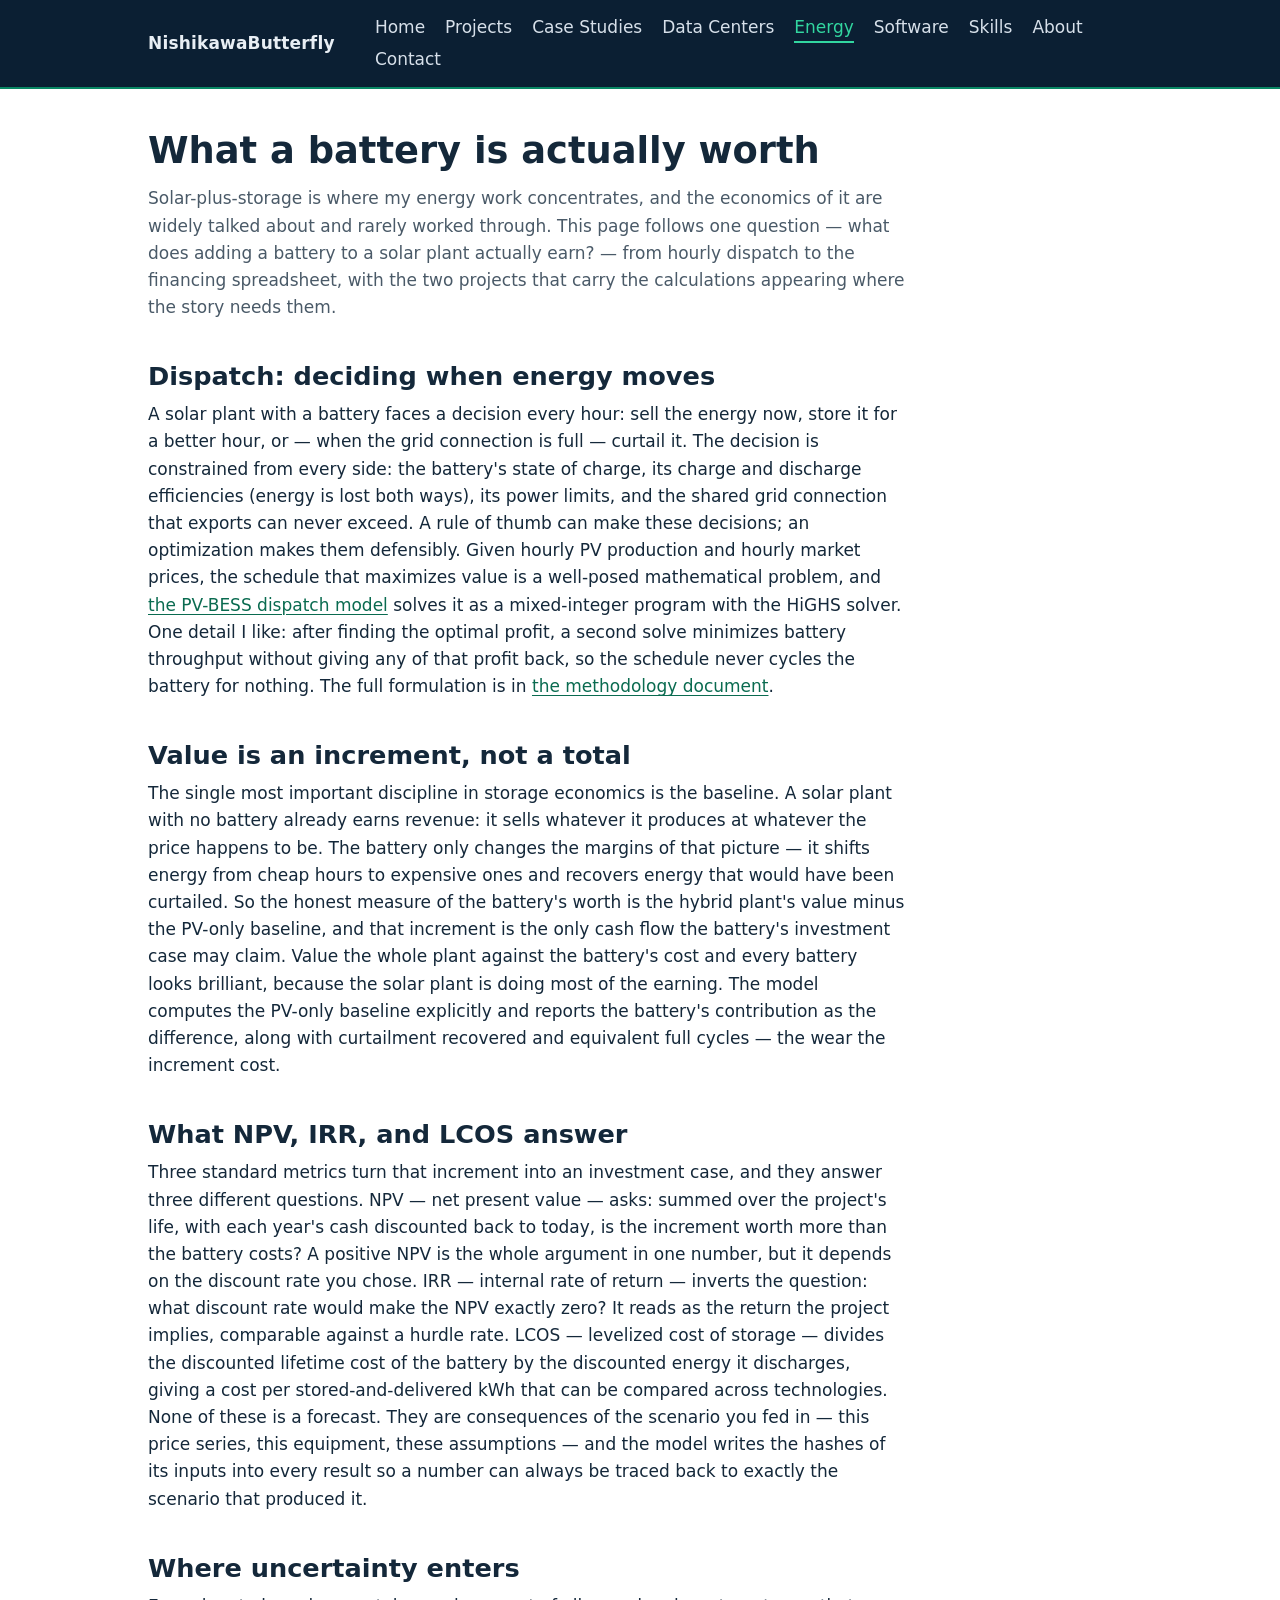
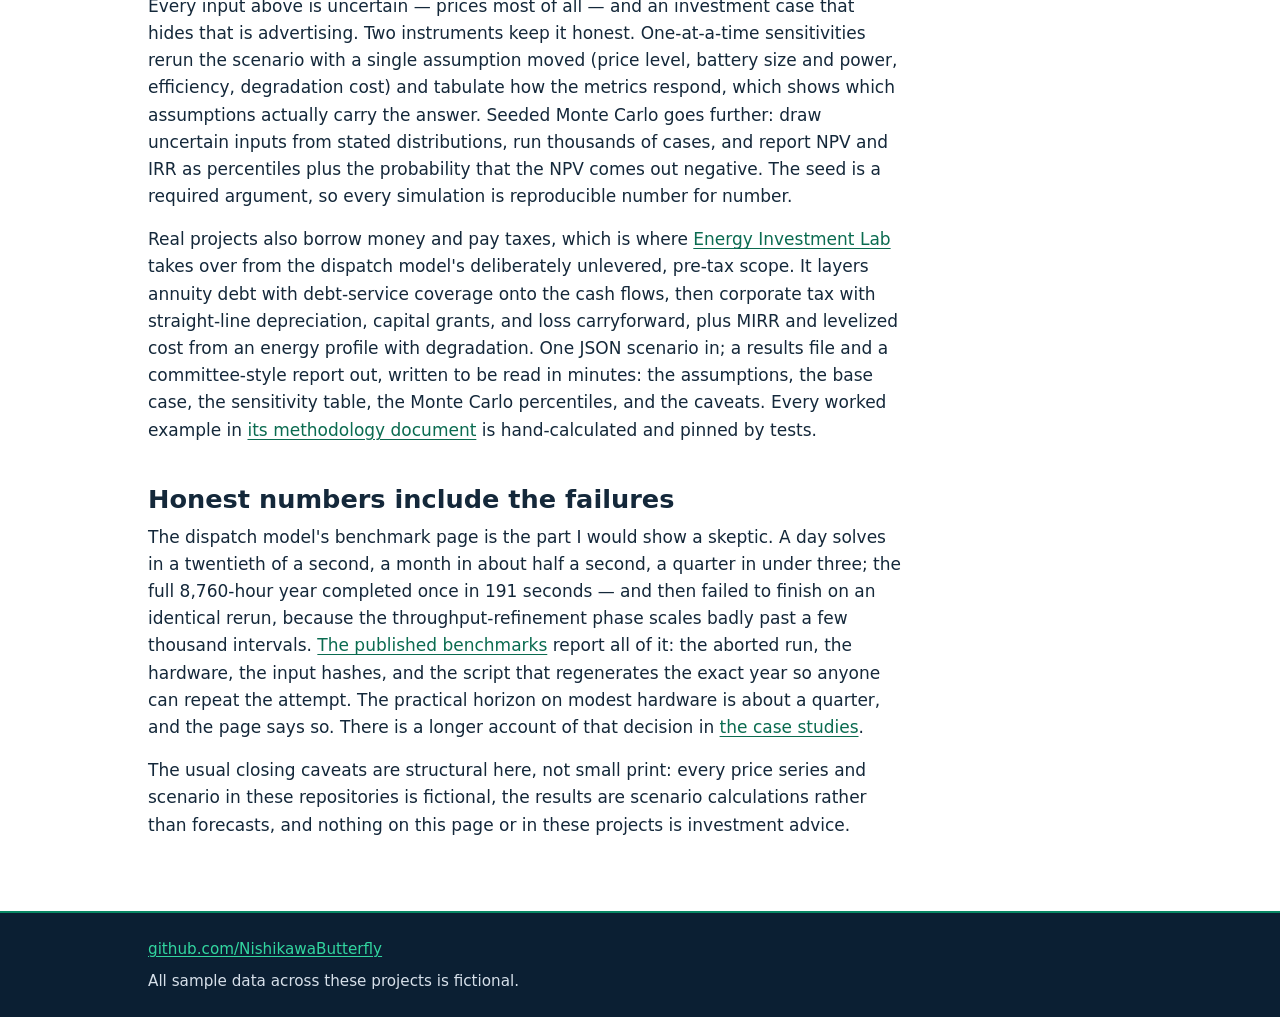
<file: energy-systems.html>
<!doctype html>
<html lang="en">
  <head>
    <meta charset="utf-8">
    <meta name="viewport" content="width=device-width, initial-scale=1">
    <title>Energy Systems — NishikawaButterfly</title>
    <meta name="description" content="Solar-plus-storage economics from dispatch to financing: what a battery is worth over a PV-only baseline, what NPV, IRR, and LCOS answer, and where uncertainty enters the calculation.">
    <link rel="canonical" href="https://nishikawabutterfly.github.io/energy-systems.html">
    <meta property="og:title" content="Energy Systems — NishikawaButterfly">
    <meta property="og:description" content="Solar-plus-storage economics from dispatch to financing: what a battery is worth over a PV-only baseline, what NPV, IRR, and LCOS answer, and where uncertainty enters the calculation.">
    <meta property="og:type" content="website">
    <meta property="og:url" content="https://nishikawabutterfly.github.io/energy-systems.html">
    <meta property="og:image" content="https://nishikawabutterfly.github.io/assets/social-card.png">
    <link rel="icon" href="/assets/favicon.svg" type="image/svg+xml">
    <link rel="stylesheet" href="/styles.css">
    <script src="/main.js" defer></script>
  </head>
  <body>
    <!-- shell:header -->
    <a class="skip-link" href="#main">Skip to main content</a>
    <header class="site-header">
      <div class="wrap bar">
        <a class="site-name" href="/">NishikawaButterfly</a>
        <button class="nav-toggle" type="button" aria-expanded="false" aria-controls="site-nav" hidden>Menu</button>
        <nav id="site-nav" class="site-nav" aria-label="Site">
          <ul>
            <li><a href="/">Home</a></li>
            <li><a href="/projects.html">Projects</a></li>
            <li><a href="/case-studies.html">Case Studies</a></li>
            <li><a href="/data-centres.html">Data Centers</a></li>
            <li><a href="/energy-systems.html">Energy</a></li>
            <li><a href="/software.html">Software</a></li>
            <li><a href="/skills.html">Skills</a></li>
            <li><a href="/about.html">About</a></li>
            <li><a href="/contact.html">Contact</a></li>
          </ul>
        </nav>
      </div>
    </header>
    <!-- /shell:header -->

    <main id="main" class="wrap">
      <h1>What a battery is actually worth</h1>
      <p class="lede">Solar-plus-storage is where my energy work concentrates, and the economics of it are widely talked about and rarely worked through. This page follows one question — what does adding a battery to a solar plant actually earn? — from hourly dispatch to the financing spreadsheet, with the two projects that carry the calculations appearing where the story needs them.</p>

      <h2 id="dispatch">Dispatch: deciding when energy moves</h2>
      <p>A solar plant with a battery faces a decision every hour: sell the energy now, store it for a better hour, or — when the grid connection is full — curtail it. The decision is constrained from every side: the battery's state of charge, its charge and discharge efficiencies (energy is lost both ways), its power limits, and the shared grid connection that exports can never exceed. A rule of thumb can make these decisions; an optimization makes them defensibly. Given hourly PV production and hourly market prices, the schedule that maximizes value is a well-posed mathematical problem, and <a href="https://github.com/NishikawaButterfly/pv-bess-hybrid">the PV-BESS dispatch model</a> solves it as a mixed-integer program with the HiGHS solver. One detail I like: after finding the optimal profit, a second solve minimizes battery throughput without giving any of that profit back, so the schedule never cycles the battery for nothing. The full formulation is in <a href="https://github.com/NishikawaButterfly/pv-bess-hybrid/blob/main/docs/methodology.md">the methodology document</a>.</p>

      <h2 id="the-baseline">Value is an increment, not a total</h2>
      <p>The single most important discipline in storage economics is the baseline. A solar plant with no battery already earns revenue: it sells whatever it produces at whatever the price happens to be. The battery only changes the margins of that picture — it shifts energy from cheap hours to expensive ones and recovers energy that would have been curtailed. So the honest measure of the battery's worth is the hybrid plant's value minus the PV-only baseline, and that increment is the only cash flow the battery's investment case may claim. Value the whole plant against the battery's cost and every battery looks brilliant, because the solar plant is doing most of the earning. The model computes the PV-only baseline explicitly and reports the battery's contribution as the difference, along with curtailment recovered and equivalent full cycles — the wear the increment cost.</p>

      <h2 id="npv-irr-lcos">What NPV, IRR, and LCOS answer</h2>
      <p>Three standard metrics turn that increment into an investment case, and they answer three different questions. NPV — net present value — asks: summed over the project's life, with each year's cash discounted back to today, is the increment worth more than the battery costs? A positive NPV is the whole argument in one number, but it depends on the discount rate you chose. IRR — internal rate of return — inverts the question: what discount rate would make the NPV exactly zero? It reads as the return the project implies, comparable against a hurdle rate. LCOS — levelized cost of storage — divides the discounted lifetime cost of the battery by the discounted energy it discharges, giving a cost per stored-and-delivered kWh that can be compared across technologies. None of these is a forecast. They are consequences of the scenario you fed in — this price series, this equipment, these assumptions — and the model writes the hashes of its inputs into every result so a number can always be traced back to exactly the scenario that produced it.</p>

      <h2 id="uncertainty">Where uncertainty enters</h2>
      <p>Every input above is uncertain — prices most of all — and an investment case that hides that is advertising. Two instruments keep it honest. One-at-a-time sensitivities rerun the scenario with a single assumption moved (price level, battery size and power, efficiency, degradation cost) and tabulate how the metrics respond, which shows which assumptions actually carry the answer. Seeded Monte Carlo goes further: draw uncertain inputs from stated distributions, run thousands of cases, and report NPV and IRR as percentiles plus the probability that the NPV comes out negative. The seed is a required argument, so every simulation is reproducible number for number.</p>
      <p>Real projects also borrow money and pay taxes, which is where <a href="https://github.com/NishikawaButterfly/energy-investment-lab">Energy Investment Lab</a> takes over from the dispatch model's deliberately unlevered, pre-tax scope. It layers annuity debt with debt-service coverage onto the cash flows, then corporate tax with straight-line depreciation, capital grants, and loss carryforward, plus MIRR and levelized cost from an energy profile with degradation. One JSON scenario in; a results file and a committee-style report out, written to be read in minutes: the assumptions, the base case, the sensitivity table, the Monte Carlo percentiles, and the caveats. Every worked example in <a href="https://github.com/NishikawaButterfly/energy-investment-lab/blob/main/docs/methodology.md">its methodology document</a> is hand-calculated and pinned by tests.</p>

      <h2 id="honest-benchmarks">Honest numbers include the failures</h2>
      <p>The dispatch model's benchmark page is the part I would show a skeptic. A day solves in a twentieth of a second, a month in about half a second, a quarter in under three; the full 8,760-hour year completed once in 191 seconds — and then failed to finish on an identical rerun, because the throughput-refinement phase scales badly past a few thousand intervals. <a href="https://github.com/NishikawaButterfly/pv-bess-hybrid/blob/main/docs/benchmarks.md">The published benchmarks</a> report all of it: the aborted run, the hardware, the input hashes, and the script that regenerates the exact year so anyone can repeat the attempt. The practical horizon on modest hardware is about a quarter, and the page says so. There is a longer account of that decision in <a href="/case-studies.html#year-does-not-fit">the case studies</a>.</p>

      <p>The usual closing caveats are structural here, not small print: every price series and scenario in these repositories is fictional, the results are scenario calculations rather than forecasts, and nothing on this page or in these projects is investment advice.</p>
    </main>

    <!-- shell:footer -->
    <footer class="site-footer">
      <div class="wrap">
        <p><a href="https://github.com/NishikawaButterfly">github.com/NishikawaButterfly</a></p>
        <p>All sample data across these projects is fictional.</p>
      </div>
    </footer>
    <!-- /shell:footer -->
  </body>
</html>
</file>
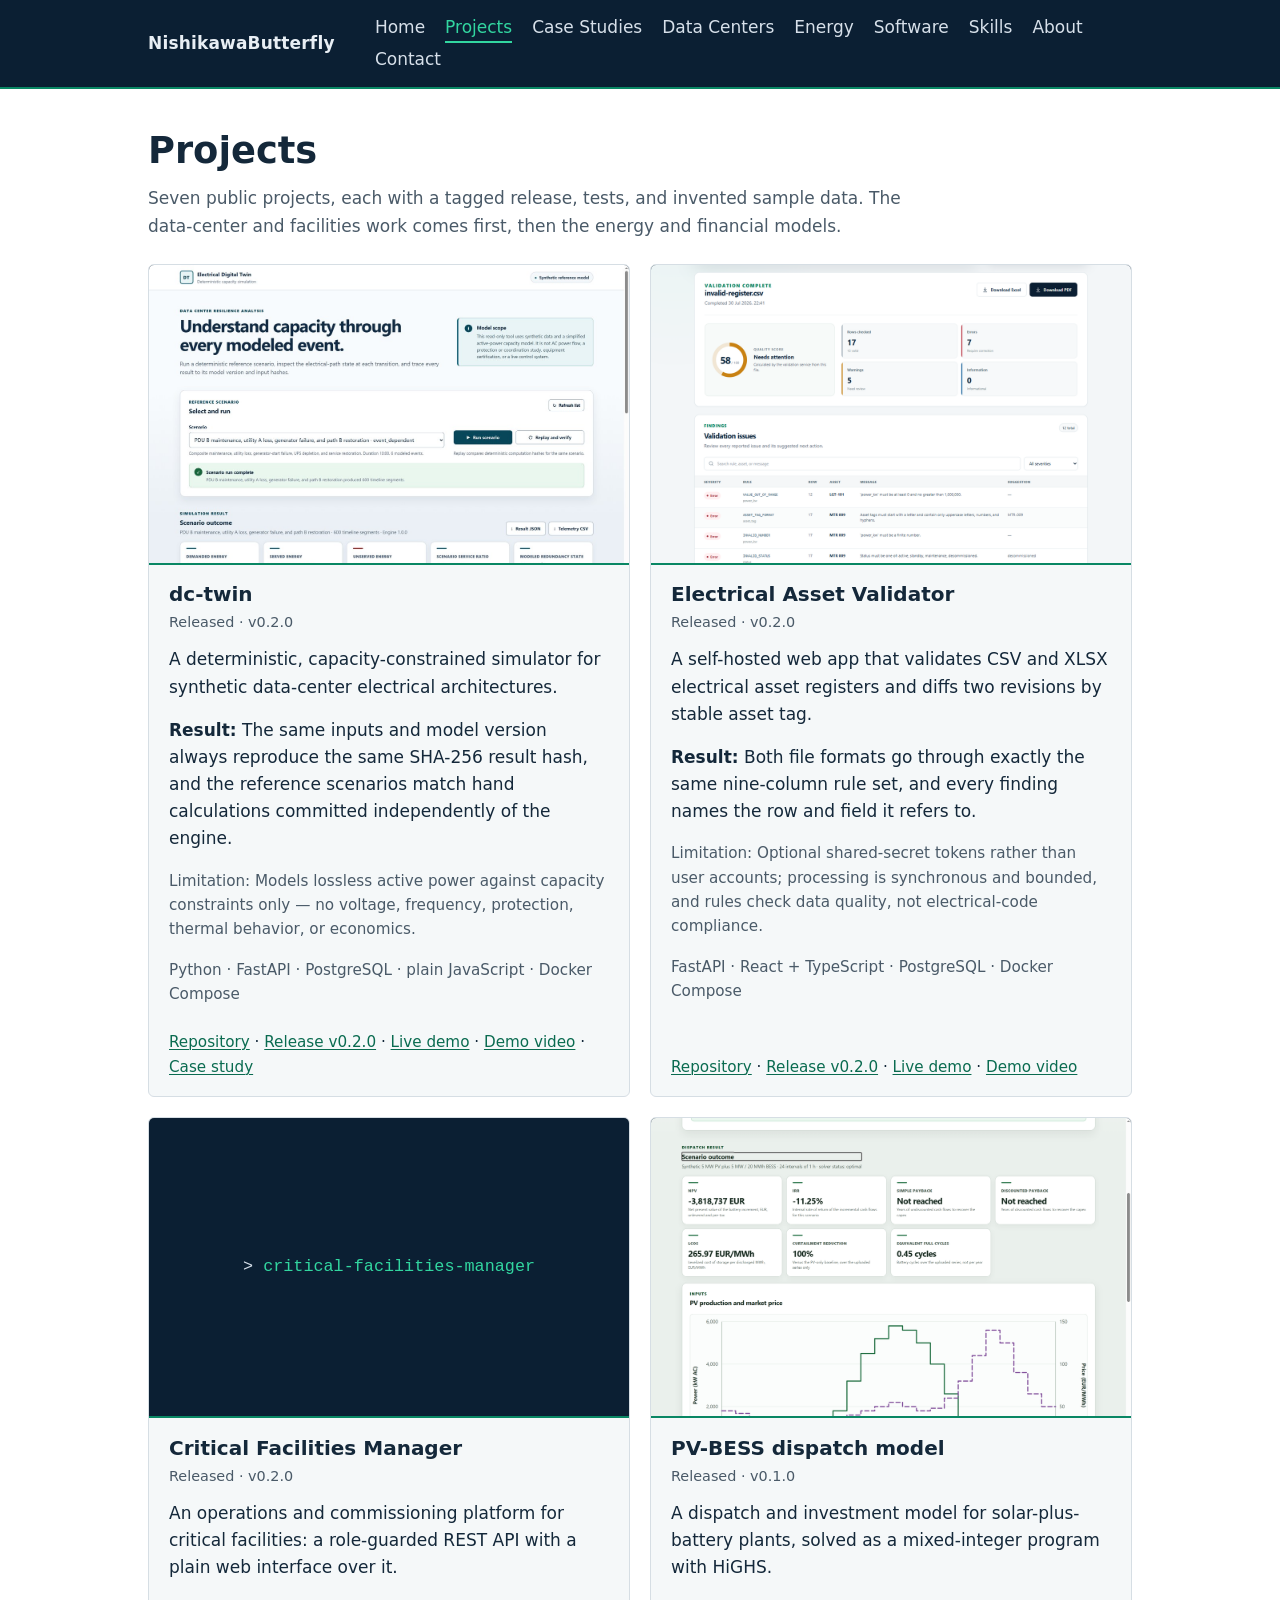
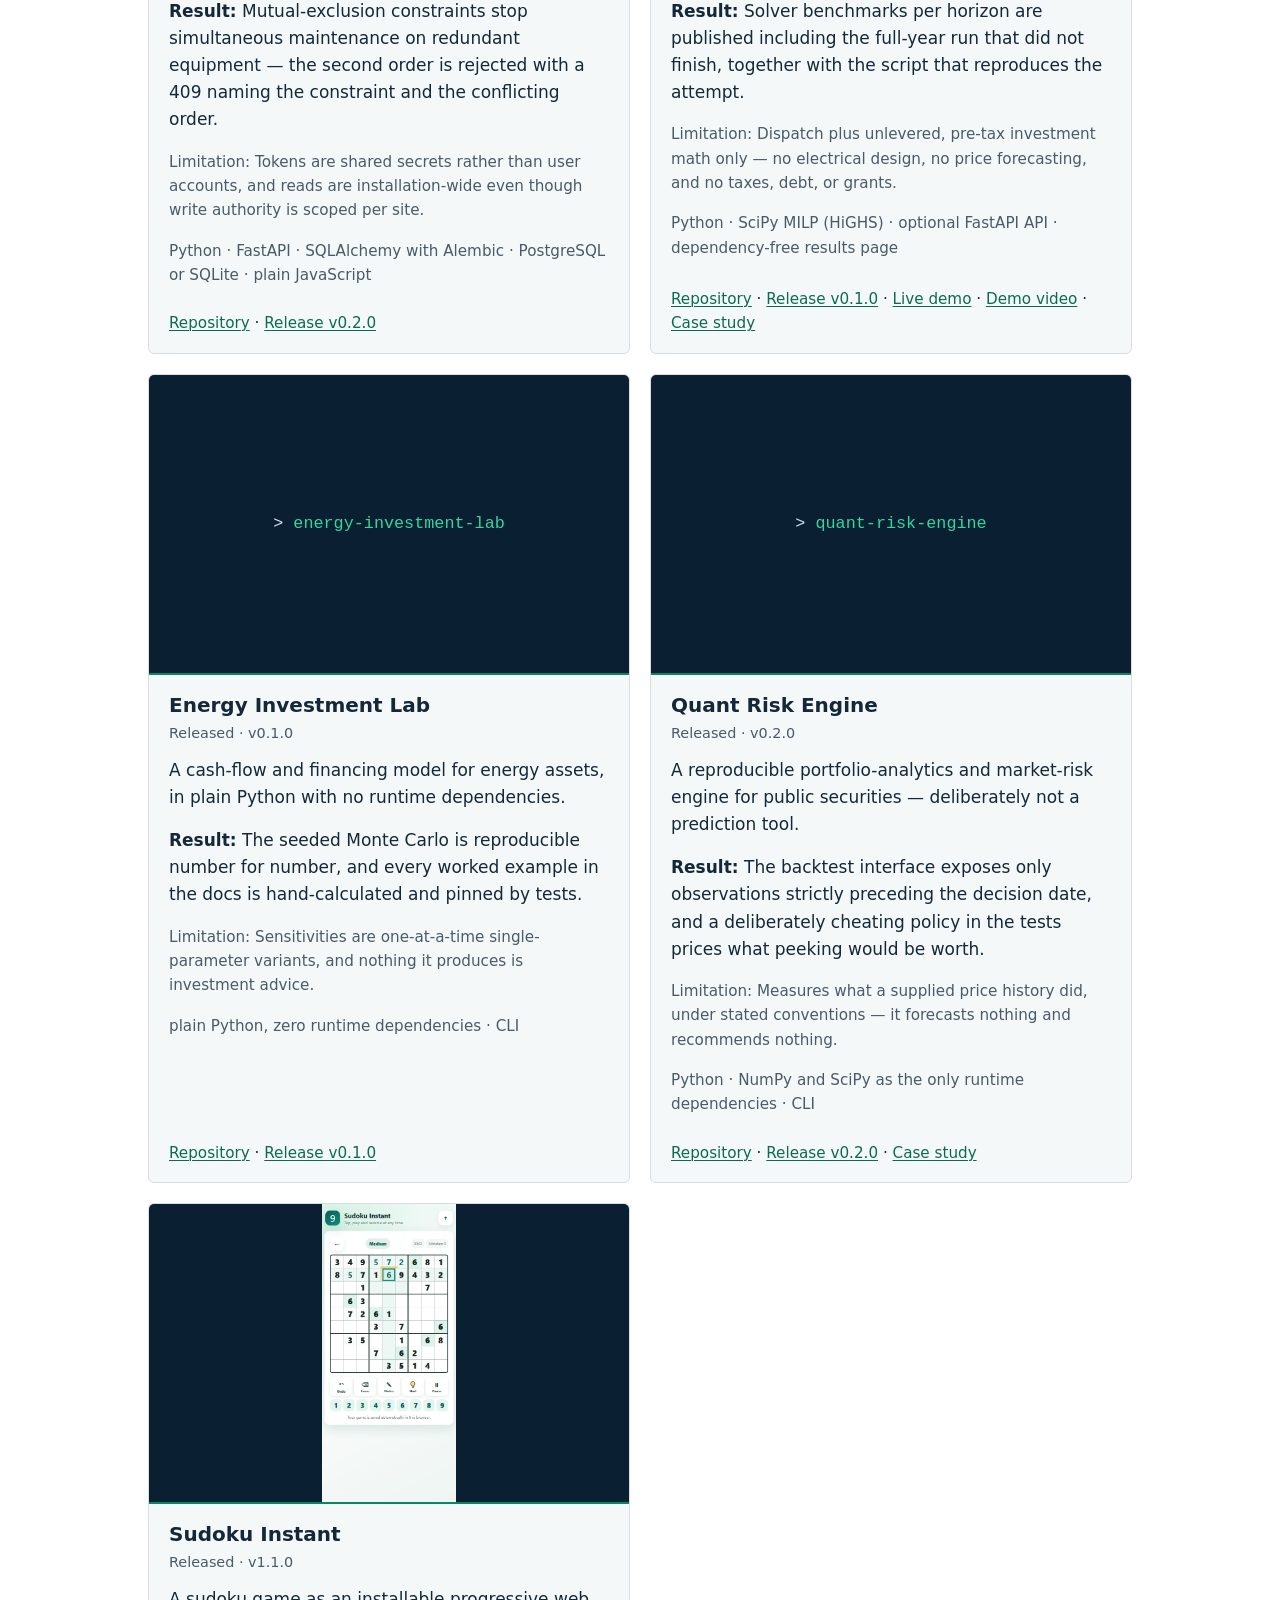
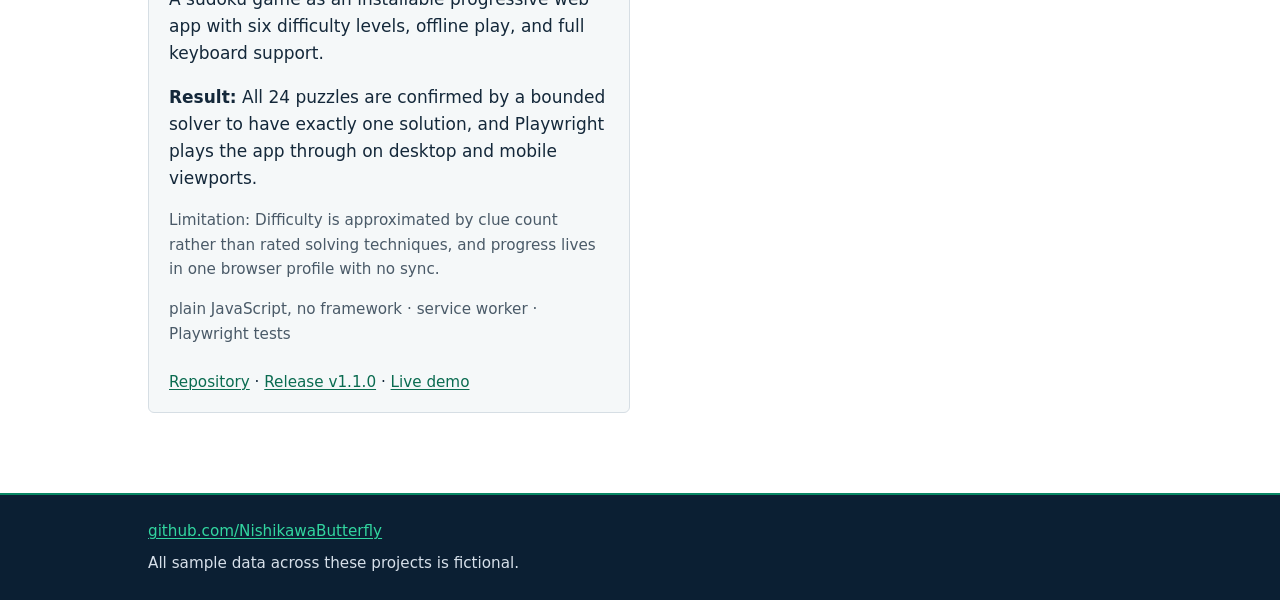
<file: projects.html>
<!doctype html>
<html lang="en">
  <head>
    <meta charset="utf-8">
    <meta name="viewport" content="width=device-width, initial-scale=1">
    <title>Projects — NishikawaButterfly</title>
    <meta name="description" content="All seven public projects: simulators, validators, and financial models for data-center and energy engineering, each with a tagged release and fictional sample data.">
    <link rel="canonical" href="https://nishikawabutterfly.github.io/projects.html">
    <meta property="og:title" content="Projects — NishikawaButterfly">
    <meta property="og:description" content="All seven public projects: simulators, validators, and financial models for data-center and energy engineering, each with a tagged release and fictional sample data.">
    <meta property="og:type" content="website">
    <meta property="og:url" content="https://nishikawabutterfly.github.io/projects.html">
    <meta property="og:image" content="https://nishikawabutterfly.github.io/assets/social-card.png">
    <link rel="icon" href="/assets/favicon.svg" type="image/svg+xml">
    <link rel="stylesheet" href="/styles.css">
    <script src="/main.js" defer></script>
  </head>
  <body>
    <!-- shell:header -->
    <a class="skip-link" href="#main">Skip to main content</a>
    <header class="site-header">
      <div class="wrap bar">
        <a class="site-name" href="/">NishikawaButterfly</a>
        <button class="nav-toggle" type="button" aria-expanded="false" aria-controls="site-nav" hidden>Menu</button>
        <nav id="site-nav" class="site-nav" aria-label="Site">
          <ul>
            <li><a href="/">Home</a></li>
            <li><a href="/projects.html">Projects</a></li>
            <li><a href="/case-studies.html">Case Studies</a></li>
            <li><a href="/data-centres.html">Data Centers</a></li>
            <li><a href="/energy-systems.html">Energy</a></li>
            <li><a href="/software.html">Software</a></li>
            <li><a href="/skills.html">Skills</a></li>
            <li><a href="/about.html">About</a></li>
            <li><a href="/contact.html">Contact</a></li>
          </ul>
        </nav>
      </div>
    </header>
    <!-- /shell:header -->

    <main id="main" class="wrap">
      <h1>Projects</h1>
      <p class="lede">Seven public projects, each with a tagged release, tests, and invented sample data. The data-center and facilities work comes first, then the energy and financial models.</p>

      <!-- projects:start -->
      <div class="project-grid">
        <article class="project-card" id="dc-twin">
          <div class="card-media">
            <img src="/assets/projects/dc-twin.jpg" alt="dc-twin web explorer showing the timeline, alarms, and metrics of the composite reference scenario" width="1200" height="967" loading="lazy">
          </div>
          <div class="card-body">
            <h2>dc-twin</h2>
            <p class="card-meta">Released · v0.2.0</p>
            <p>A deterministic, capacity-constrained simulator for synthetic data-center electrical architectures.</p>
            <p class="card-result"><strong>Result:</strong> The same inputs and model version always reproduce the same SHA-256 result hash, and the reference scenarios match hand calculations committed independently of the engine.</p>
            <p class="card-limit">Limitation: Models lossless active power against capacity constraints only — no voltage, frequency, protection, thermal behavior, or economics.</p>
            <p class="tech">Python · FastAPI · PostgreSQL · plain JavaScript · Docker Compose</p>
            <p class="links"><a href="https://github.com/NishikawaButterfly/dc-twin">Repository</a> · <a href="https://github.com/NishikawaButterfly/dc-twin/releases/tag/v0.2.0">Release v0.2.0</a> · <a href="https://dc-twin.fly.dev/">Live demo</a> · <a href="https://github.com/NishikawaButterfly/dc-twin/releases/download/v0.2.0/twin-demo.mp4">Demo video</a> · <a href="/case-studies.html#hand-arithmetic">Case study</a></p>
          </div>
        </article>
        <article class="project-card" id="electrical-asset-validator">
          <div class="card-media">
            <img src="/assets/projects/electrical-asset-validator.png" alt="Validation results dashboard with quality score, issue metrics, filters, and row-level findings" width="1200" height="833" loading="lazy">
          </div>
          <div class="card-body">
            <h2>Electrical Asset Validator</h2>
            <p class="card-meta">Released · v0.2.0</p>
            <p>A self-hosted web app that validates CSV and XLSX electrical asset registers and diffs two revisions by stable asset tag.</p>
            <p class="card-result"><strong>Result:</strong> Both file formats go through exactly the same nine-column rule set, and every finding names the row and field it refers to.</p>
            <p class="card-limit">Limitation: Optional shared-secret tokens rather than user accounts; processing is synchronous and bounded, and rules check data quality, not electrical-code compliance.</p>
            <p class="tech">FastAPI · React + TypeScript · PostgreSQL · Docker Compose</p>
            <p class="links"><a href="https://github.com/NishikawaButterfly/electrical-asset-validator">Repository</a> · <a href="https://github.com/NishikawaButterfly/electrical-asset-validator/releases/tag/v0.2.0">Release v0.2.0</a> · <a href="https://electrical-asset-validator.fly.dev/">Live demo</a> · <a href="https://github.com/NishikawaButterfly/electrical-asset-validator/releases/download/v0.1.0/validator-demo.mp4">Demo video</a></p>
          </div>
        </article>
        <article class="project-card" id="critical-facilities-manager">
          <div class="card-media card-media-text" aria-hidden="true">
            <span class="card-slug">critical-facilities-manager</span>
          </div>
          <div class="card-body">
            <h2>Critical Facilities Manager</h2>
            <p class="card-meta">Released · v0.2.0</p>
            <p>An operations and commissioning platform for critical facilities: a role-guarded REST API with a plain web interface over it.</p>
            <p class="card-result"><strong>Result:</strong> Mutual-exclusion constraints stop simultaneous maintenance on redundant equipment — the second order is rejected with a 409 naming the constraint and the conflicting order.</p>
            <p class="card-limit">Limitation: Tokens are shared secrets rather than user accounts, and reads are installation-wide even though write authority is scoped per site.</p>
            <p class="tech">Python · FastAPI · SQLAlchemy with Alembic · PostgreSQL or SQLite · plain JavaScript</p>
            <p class="links"><a href="https://github.com/NishikawaButterfly/critical-facilities-manager">Repository</a> · <a href="https://github.com/NishikawaButterfly/critical-facilities-manager/releases/tag/v0.2.0">Release v0.2.0</a></p>
          </div>
        </article>
        <article class="project-card" id="pv-bess-hybrid">
          <div class="card-media">
            <img src="/assets/projects/pv-bess-hybrid.png" alt="Results page with hand-drawn SVG charts of PV production, prices, battery flows, and state of charge" width="1200" height="917" loading="lazy">
          </div>
          <div class="card-body">
            <h2>PV-BESS dispatch model</h2>
            <p class="card-meta">Released · v0.1.0</p>
            <p>A dispatch and investment model for solar-plus-battery plants, solved as a mixed-integer program with HiGHS.</p>
            <p class="card-result"><strong>Result:</strong> Solver benchmarks per horizon are published including the full-year run that did not finish, together with the script that reproduces the attempt.</p>
            <p class="card-limit">Limitation: Dispatch plus unlevered, pre-tax investment math only — no electrical design, no price forecasting, and no taxes, debt, or grants.</p>
            <p class="tech">Python · SciPy MILP (HiGHS) · optional FastAPI API · dependency-free results page</p>
            <p class="links"><a href="https://github.com/NishikawaButterfly/pv-bess-hybrid">Repository</a> · <a href="https://github.com/NishikawaButterfly/pv-bess-hybrid/releases/tag/v0.1.0">Release v0.1.0</a> · <a href="https://pv-bess-hybrid.fly.dev/">Live demo</a> · <a href="https://github.com/NishikawaButterfly/pv-bess-hybrid/releases/download/v0.1.0/pvbess-demo.mp4">Demo video</a> · <a href="/case-studies.html#year-does-not-fit">Case study</a></p>
          </div>
        </article>
        <article class="project-card" id="energy-investment-lab">
          <div class="card-media card-media-text" aria-hidden="true">
            <span class="card-slug">energy-investment-lab</span>
          </div>
          <div class="card-body">
            <h2>Energy Investment Lab</h2>
            <p class="card-meta">Released · v0.1.0</p>
            <p>A cash-flow and financing model for energy assets, in plain Python with no runtime dependencies.</p>
            <p class="card-result"><strong>Result:</strong> The seeded Monte Carlo is reproducible number for number, and every worked example in the docs is hand-calculated and pinned by tests.</p>
            <p class="card-limit">Limitation: Sensitivities are one-at-a-time single-parameter variants, and nothing it produces is investment advice.</p>
            <p class="tech">plain Python, zero runtime dependencies · CLI</p>
            <p class="links"><a href="https://github.com/NishikawaButterfly/energy-investment-lab">Repository</a> · <a href="https://github.com/NishikawaButterfly/energy-investment-lab/releases/tag/v0.1.0">Release v0.1.0</a></p>
          </div>
        </article>
        <article class="project-card" id="quant-risk-engine">
          <div class="card-media card-media-text" aria-hidden="true">
            <span class="card-slug">quant-risk-engine</span>
          </div>
          <div class="card-body">
            <h2>Quant Risk Engine</h2>
            <p class="card-meta">Released · v0.2.0</p>
            <p>A reproducible portfolio-analytics and market-risk engine for public securities — deliberately not a prediction tool.</p>
            <p class="card-result"><strong>Result:</strong> The backtest interface exposes only observations strictly preceding the decision date, and a deliberately cheating policy in the tests prices what peeking would be worth.</p>
            <p class="card-limit">Limitation: Measures what a supplied price history did, under stated conventions — it forecasts nothing and recommends nothing.</p>
            <p class="tech">Python · NumPy and SciPy as the only runtime dependencies · CLI</p>
            <p class="links"><a href="https://github.com/NishikawaButterfly/quant-risk-engine">Repository</a> · <a href="https://github.com/NishikawaButterfly/quant-risk-engine/releases/tag/v0.2.0">Release v0.2.0</a> · <a href="/case-studies.html#look-ahead">Case study</a></p>
          </div>
        </article>
        <article class="project-card" id="sudoku-pwa">
          <div class="card-media contain">
            <img src="/assets/projects/sudoku-pwa.png" alt="Sudoku Instant gameplay on a mobile viewport with the grid, timer, and number pad" width="412" height="915" loading="lazy">
          </div>
          <div class="card-body">
            <h2>Sudoku Instant</h2>
            <p class="card-meta">Released · v1.1.0</p>
            <p>A sudoku game as an installable progressive web app with six difficulty levels, offline play, and full keyboard support.</p>
            <p class="card-result"><strong>Result:</strong> All 24 puzzles are confirmed by a bounded solver to have exactly one solution, and Playwright plays the app through on desktop and mobile viewports.</p>
            <p class="card-limit">Limitation: Difficulty is approximated by clue count rather than rated solving techniques, and progress lives in one browser profile with no sync.</p>
            <p class="tech">plain JavaScript, no framework · service worker · Playwright tests</p>
            <p class="links"><a href="https://github.com/NishikawaButterfly/sudoku-pwa">Repository</a> · <a href="https://github.com/NishikawaButterfly/sudoku-pwa/releases/tag/v1.1.0">Release v1.1.0</a> · <a href="https://nishikawabutterfly.github.io/sudoku-pwa/">Live demo</a></p>
          </div>
        </article>
      </div>
      <!-- projects:end -->
    </main>

    <!-- shell:footer -->
    <footer class="site-footer">
      <div class="wrap">
        <p><a href="https://github.com/NishikawaButterfly">github.com/NishikawaButterfly</a></p>
        <p>All sample data across these projects is fictional.</p>
      </div>
    </footer>
    <!-- /shell:footer -->
  </body>
</html>
</file>
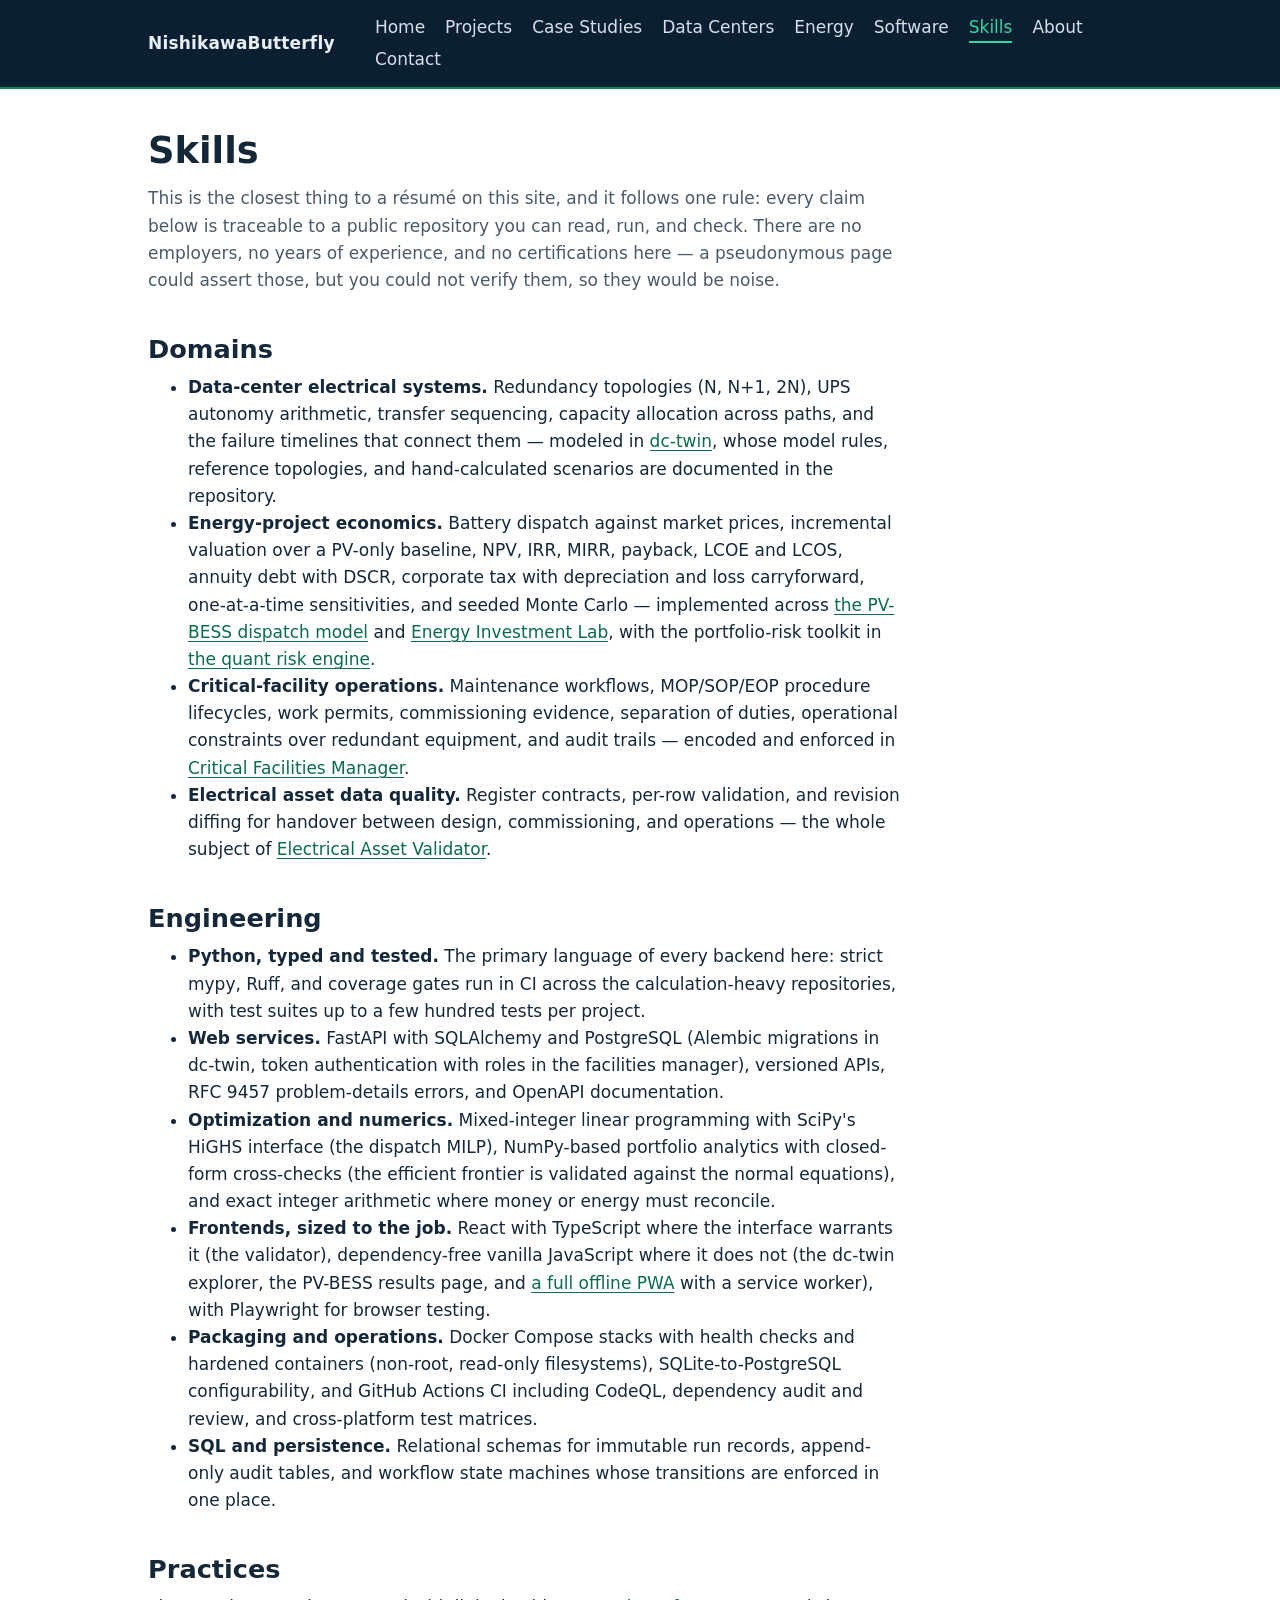
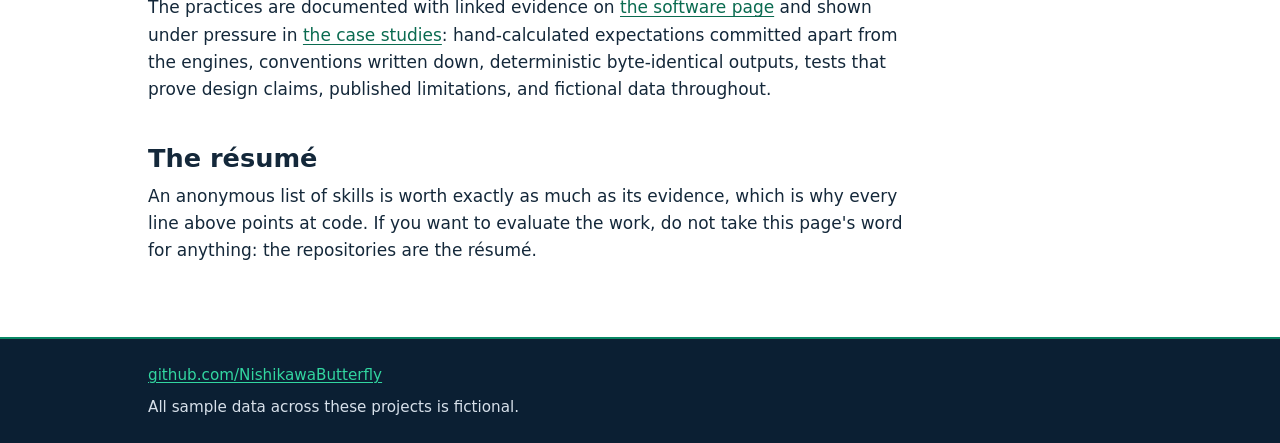
<file: skills.html>
<!doctype html>
<html lang="en">
  <head>
    <meta charset="utf-8">
    <meta name="viewport" content="width=device-width, initial-scale=1">
    <title>Skills — NishikawaButterfly</title>
    <meta name="description" content="A capability inventory grounded entirely in public repositories: data-center electrical systems, energy economics, operations, and the software engineering used to build tools for all three.">
    <link rel="canonical" href="https://nishikawabutterfly.github.io/skills.html">
    <meta property="og:title" content="Skills — NishikawaButterfly">
    <meta property="og:description" content="A capability inventory grounded entirely in public repositories: data-center electrical systems, energy economics, operations, and the software engineering used to build tools for all three.">
    <meta property="og:type" content="website">
    <meta property="og:url" content="https://nishikawabutterfly.github.io/skills.html">
    <meta property="og:image" content="https://nishikawabutterfly.github.io/assets/social-card.png">
    <link rel="icon" href="/assets/favicon.svg" type="image/svg+xml">
    <link rel="stylesheet" href="/styles.css">
    <script src="/main.js" defer></script>
  </head>
  <body>
    <!-- shell:header -->
    <a class="skip-link" href="#main">Skip to main content</a>
    <header class="site-header">
      <div class="wrap bar">
        <a class="site-name" href="/">NishikawaButterfly</a>
        <button class="nav-toggle" type="button" aria-expanded="false" aria-controls="site-nav" hidden>Menu</button>
        <nav id="site-nav" class="site-nav" aria-label="Site">
          <ul>
            <li><a href="/">Home</a></li>
            <li><a href="/projects.html">Projects</a></li>
            <li><a href="/case-studies.html">Case Studies</a></li>
            <li><a href="/data-centres.html">Data Centers</a></li>
            <li><a href="/energy-systems.html">Energy</a></li>
            <li><a href="/software.html">Software</a></li>
            <li><a href="/skills.html">Skills</a></li>
            <li><a href="/about.html">About</a></li>
            <li><a href="/contact.html">Contact</a></li>
          </ul>
        </nav>
      </div>
    </header>
    <!-- /shell:header -->

    <main id="main" class="wrap">
      <h1>Skills</h1>
      <p class="lede">This is the closest thing to a résumé on this site, and it follows one rule: every claim below is traceable to a public repository you can read, run, and check. There are no employers, no years of experience, and no certifications here — a pseudonymous page could assert those, but you could not verify them, so they would be noise.</p>

      <h2 id="domains">Domains</h2>
      <ul>
        <li><strong>Data-center electrical systems.</strong> Redundancy topologies (N, N+1, 2N), UPS autonomy arithmetic, transfer sequencing, capacity allocation across paths, and the failure timelines that connect them — modeled in <a href="https://github.com/NishikawaButterfly/dc-twin">dc-twin</a>, whose model rules, reference topologies, and hand-calculated scenarios are documented in the repository.</li>
        <li><strong>Energy-project economics.</strong> Battery dispatch against market prices, incremental valuation over a PV-only baseline, NPV, IRR, MIRR, payback, LCOE and LCOS, annuity debt with DSCR, corporate tax with depreciation and loss carryforward, one-at-a-time sensitivities, and seeded Monte Carlo — implemented across <a href="https://github.com/NishikawaButterfly/pv-bess-hybrid">the PV-BESS dispatch model</a> and <a href="https://github.com/NishikawaButterfly/energy-investment-lab">Energy Investment Lab</a>, with the portfolio-risk toolkit in <a href="https://github.com/NishikawaButterfly/quant-risk-engine">the quant risk engine</a>.</li>
        <li><strong>Critical-facility operations.</strong> Maintenance workflows, MOP/SOP/EOP procedure lifecycles, work permits, commissioning evidence, separation of duties, operational constraints over redundant equipment, and audit trails — encoded and enforced in <a href="https://github.com/NishikawaButterfly/critical-facilities-manager">Critical Facilities Manager</a>.</li>
        <li><strong>Electrical asset data quality.</strong> Register contracts, per-row validation, and revision diffing for handover between design, commissioning, and operations — the whole subject of <a href="https://github.com/NishikawaButterfly/electrical-asset-validator">Electrical Asset Validator</a>.</li>
      </ul>

      <h2 id="engineering">Engineering</h2>
      <ul>
        <li><strong>Python, typed and tested.</strong> The primary language of every backend here: strict mypy, Ruff, and coverage gates run in CI across the calculation-heavy repositories, with test suites up to a few hundred tests per project.</li>
        <li><strong>Web services.</strong> FastAPI with SQLAlchemy and PostgreSQL (Alembic migrations in dc-twin, token authentication with roles in the facilities manager), versioned APIs, RFC&nbsp;9457 problem-details errors, and OpenAPI documentation.</li>
        <li><strong>Optimization and numerics.</strong> Mixed-integer linear programming with SciPy's HiGHS interface (the dispatch MILP), NumPy-based portfolio analytics with closed-form cross-checks (the efficient frontier is validated against the normal equations), and exact integer arithmetic where money or energy must reconcile.</li>
        <li><strong>Frontends, sized to the job.</strong> React with TypeScript where the interface warrants it (the validator), dependency-free vanilla JavaScript where it does not (the dc-twin explorer, the PV-BESS results page, and <a href="https://github.com/NishikawaButterfly/sudoku-pwa">a full offline PWA</a> with a service worker), with Playwright for browser testing.</li>
        <li><strong>Packaging and operations.</strong> Docker Compose stacks with health checks and hardened containers (non-root, read-only filesystems), SQLite-to-PostgreSQL configurability, and GitHub Actions CI including CodeQL, dependency audit and review, and cross-platform test matrices.</li>
        <li><strong>SQL and persistence.</strong> Relational schemas for immutable run records, append-only audit tables, and workflow state machines whose transitions are enforced in one place.</li>
      </ul>

      <h2 id="practices">Practices</h2>
      <p>The practices are documented with linked evidence on <a href="/software.html">the software page</a> and shown under pressure in <a href="/case-studies.html">the case studies</a>: hand-calculated expectations committed apart from the engines, conventions written down, deterministic byte-identical outputs, tests that prove design claims, published limitations, and fictional data throughout.</p>

      <h2 id="the-resume">The résumé</h2>
      <p>An anonymous list of skills is worth exactly as much as its evidence, which is why every line above points at code. If you want to evaluate the work, do not take this page's word for anything: the repositories are the résumé.</p>
    </main>

    <!-- shell:footer -->
    <footer class="site-footer">
      <div class="wrap">
        <p><a href="https://github.com/NishikawaButterfly">github.com/NishikawaButterfly</a></p>
        <p>All sample data across these projects is fictional.</p>
      </div>
    </footer>
    <!-- /shell:footer -->
  </body>
</html>
</file>
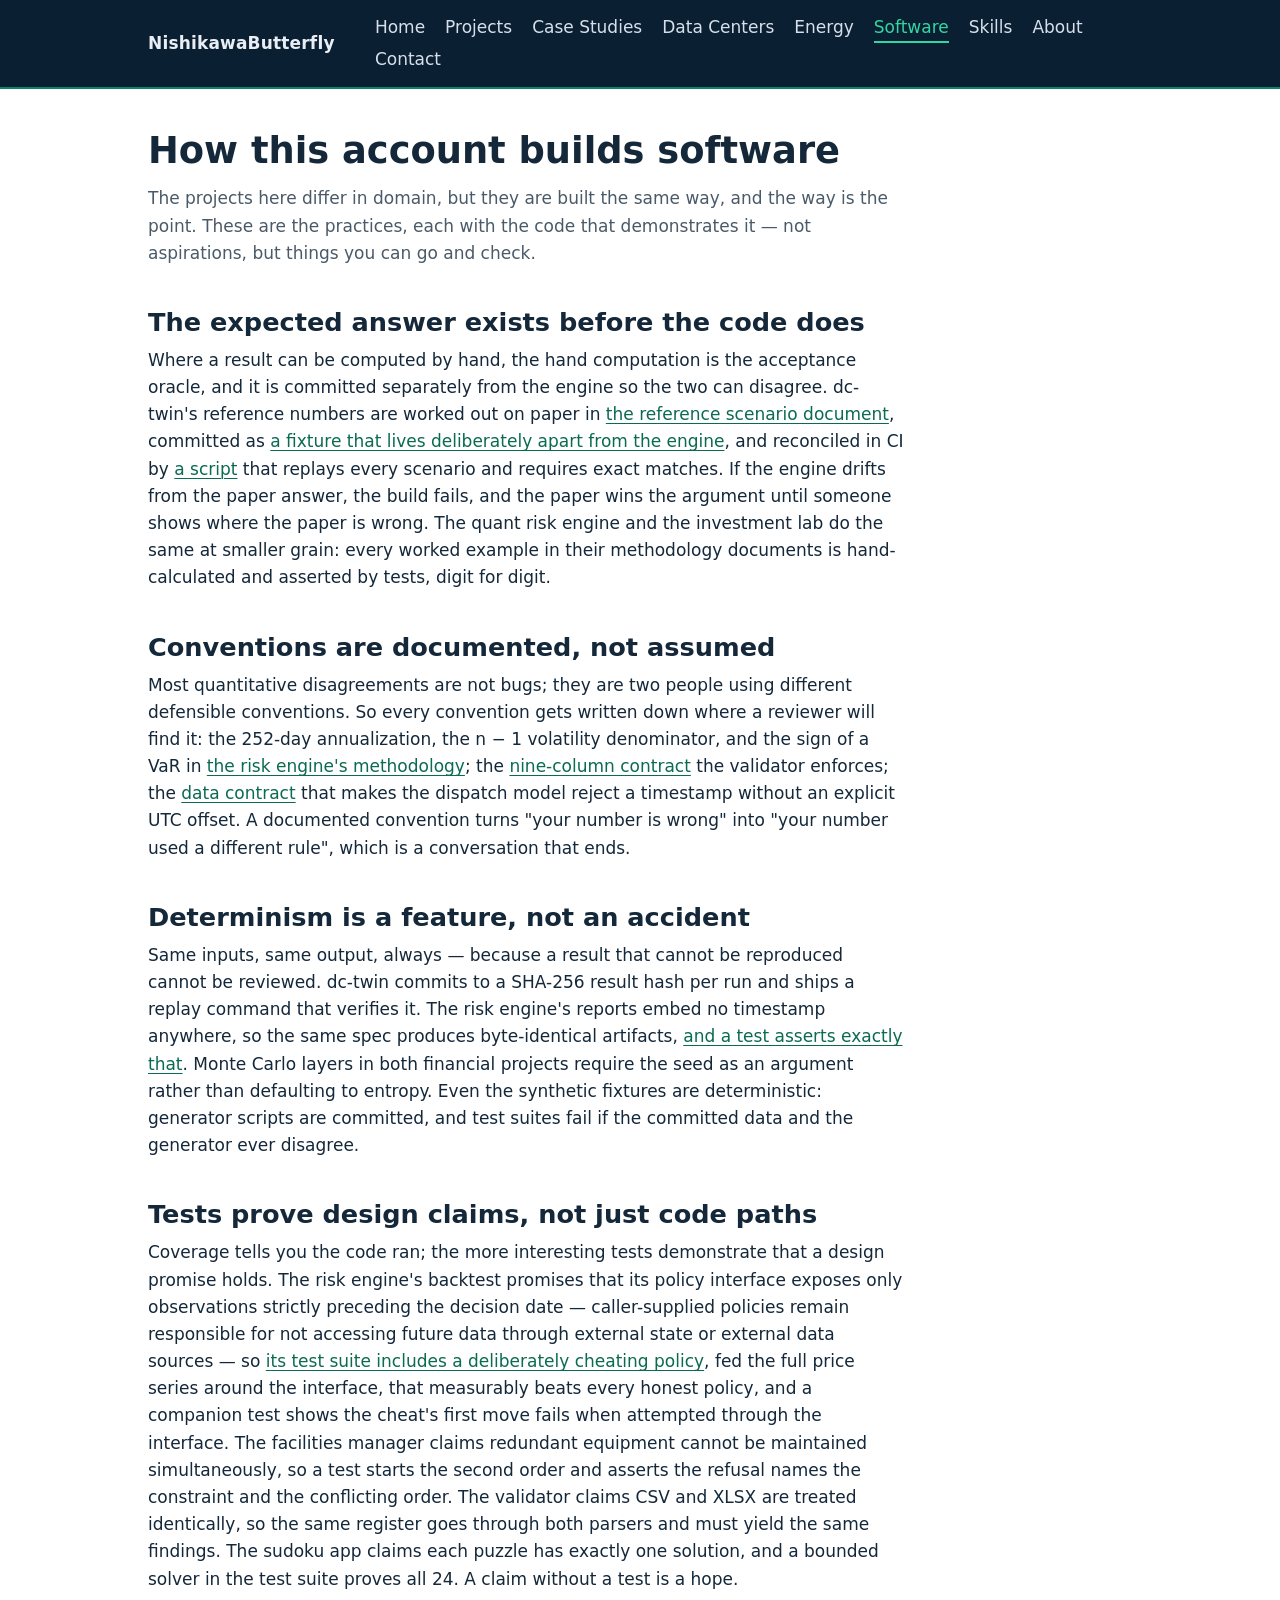
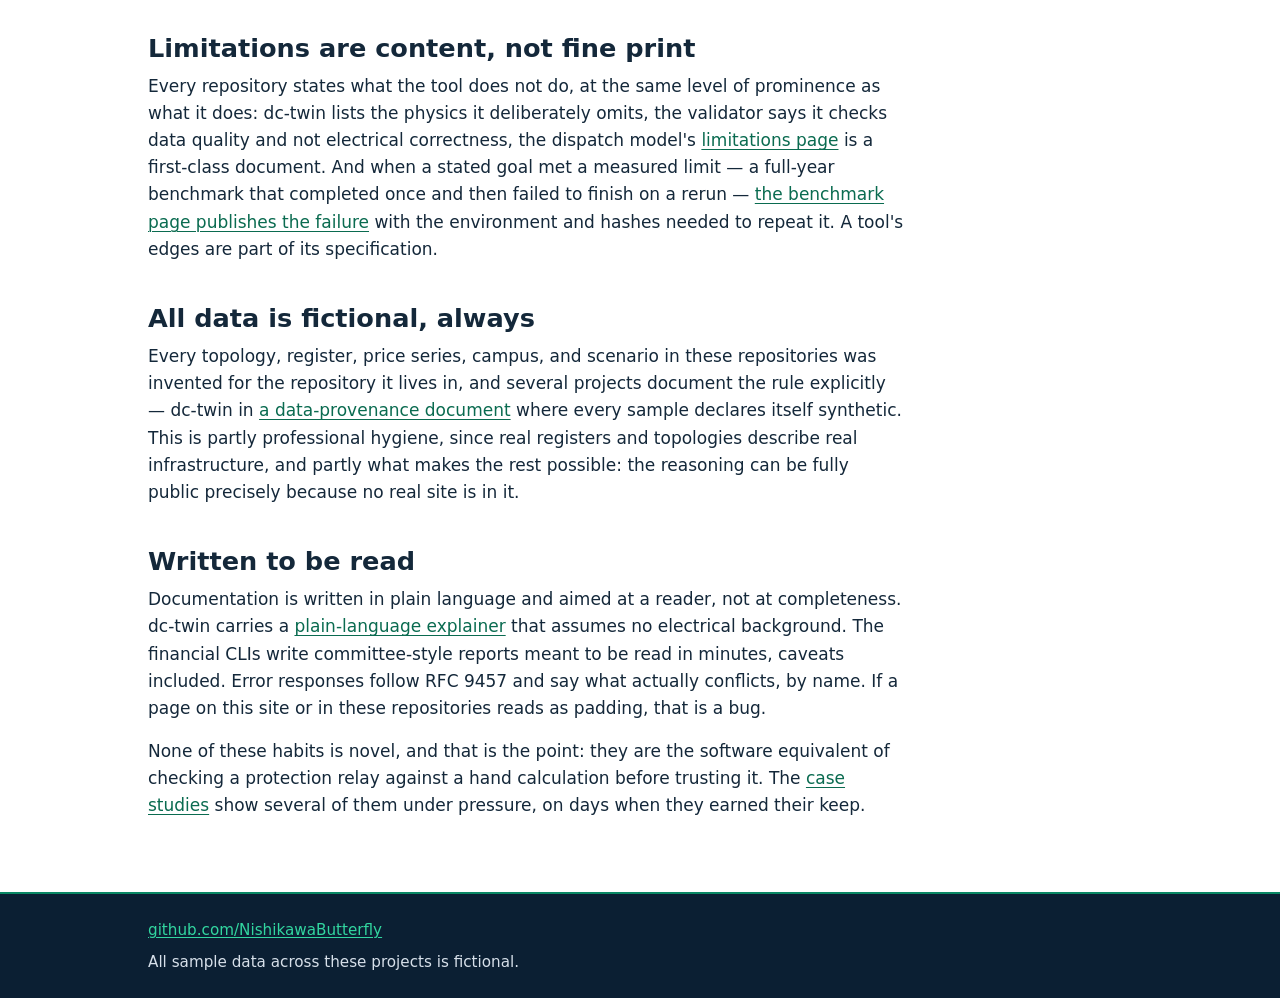
<file: software.html>
<!doctype html>
<html lang="en">
  <head>
    <meta charset="utf-8">
    <meta name="viewport" content="width=device-width, initial-scale=1">
    <title>Software — NishikawaButterfly</title>
    <meta name="description" content="How this account builds software: hand-calculated expectations, written-down conventions, determinism, tests that prove design claims, published limitations, fictional data, and plain writing — each with linked examples.">
    <link rel="canonical" href="https://nishikawabutterfly.github.io/software.html">
    <meta property="og:title" content="Software — NishikawaButterfly">
    <meta property="og:description" content="How this account builds software: hand-calculated expectations, written-down conventions, determinism, tests that prove design claims, published limitations, fictional data, and plain writing — each with linked examples.">
    <meta property="og:type" content="website">
    <meta property="og:url" content="https://nishikawabutterfly.github.io/software.html">
    <meta property="og:image" content="https://nishikawabutterfly.github.io/assets/social-card.png">
    <link rel="icon" href="/assets/favicon.svg" type="image/svg+xml">
    <link rel="stylesheet" href="/styles.css">
    <script src="/main.js" defer></script>
  </head>
  <body>
    <!-- shell:header -->
    <a class="skip-link" href="#main">Skip to main content</a>
    <header class="site-header">
      <div class="wrap bar">
        <a class="site-name" href="/">NishikawaButterfly</a>
        <button class="nav-toggle" type="button" aria-expanded="false" aria-controls="site-nav" hidden>Menu</button>
        <nav id="site-nav" class="site-nav" aria-label="Site">
          <ul>
            <li><a href="/">Home</a></li>
            <li><a href="/projects.html">Projects</a></li>
            <li><a href="/case-studies.html">Case Studies</a></li>
            <li><a href="/data-centres.html">Data Centers</a></li>
            <li><a href="/energy-systems.html">Energy</a></li>
            <li><a href="/software.html">Software</a></li>
            <li><a href="/skills.html">Skills</a></li>
            <li><a href="/about.html">About</a></li>
            <li><a href="/contact.html">Contact</a></li>
          </ul>
        </nav>
      </div>
    </header>
    <!-- /shell:header -->

    <main id="main" class="wrap">
      <h1>How this account builds software</h1>
      <p class="lede">The projects here differ in domain, but they are built the same way, and the way is the point. These are the practices, each with the code that demonstrates it — not aspirations, but things you can go and check.</p>

      <h2 id="hand-calculated">The expected answer exists before the code does</h2>
      <p>Where a result can be computed by hand, the hand computation is the acceptance oracle, and it is committed separately from the engine so the two can disagree. dc-twin's reference numbers are worked out on paper in <a href="https://github.com/NishikawaButterfly/dc-twin/blob/main/docs/REFERENCE_SCENARIO.md">the reference scenario document</a>, committed as <a href="https://github.com/NishikawaButterfly/dc-twin/blob/main/examples/synthetic/expected/reference-metrics.json">a fixture that lives deliberately apart from the engine</a>, and reconciled in CI by <a href="https://github.com/NishikawaButterfly/dc-twin/blob/main/scripts/check_reference_results.py">a script</a> that replays every scenario and requires exact matches. If the engine drifts from the paper answer, the build fails, and the paper wins the argument until someone shows where the paper is wrong. The quant risk engine and the investment lab do the same at smaller grain: every worked example in their methodology documents is hand-calculated and asserted by tests, digit for digit.</p>

      <h2 id="conventions">Conventions are documented, not assumed</h2>
      <p>Most quantitative disagreements are not bugs; they are two people using different defensible conventions. So every convention gets written down where a reviewer will find it: the 252-day annualization, the n&nbsp;−&nbsp;1 volatility denominator, and the sign of a VaR in <a href="https://github.com/NishikawaButterfly/quant-risk-engine/blob/main/docs/methodology.md">the risk engine's methodology</a>; the <a href="https://github.com/NishikawaButterfly/electrical-asset-validator/blob/main/docs/rules.md">nine-column contract</a> the validator enforces; the <a href="https://github.com/NishikawaButterfly/pv-bess-hybrid/blob/main/docs/data-contract.md">data contract</a> that makes the dispatch model reject a timestamp without an explicit UTC offset. A documented convention turns "your number is wrong" into "your number used a different rule", which is a conversation that ends.</p>

      <h2 id="determinism">Determinism is a feature, not an accident</h2>
      <p>Same inputs, same output, always — because a result that cannot be reproduced cannot be reviewed. dc-twin commits to a SHA-256 result hash per run and ships a replay command that verifies it. The risk engine's reports embed no timestamp anywhere, so the same spec produces byte-identical artifacts, <a href="https://github.com/NishikawaButterfly/quant-risk-engine">and a test asserts exactly that</a>. Monte Carlo layers in both financial projects require the seed as an argument rather than defaulting to entropy. Even the synthetic fixtures are deterministic: generator scripts are committed, and test suites fail if the committed data and the generator ever disagree.</p>

      <h2 id="tests-prove-claims">Tests prove design claims, not just code paths</h2>
      <p>Coverage tells you the code ran; the more interesting tests demonstrate that a design promise holds. The risk engine's backtest promises that its policy interface exposes only observations strictly preceding the decision date — caller-supplied policies remain responsible for not accessing future data through external state or external data sources — so <a href="https://github.com/NishikawaButterfly/quant-risk-engine/blob/main/tests/test_backtest.py">its test suite includes a deliberately cheating policy</a>, fed the full price series around the interface, that measurably beats every honest policy, and a companion test shows the cheat's first move fails when attempted through the interface. The facilities manager claims redundant equipment cannot be maintained simultaneously, so a test starts the second order and asserts the refusal names the constraint and the conflicting order. The validator claims CSV and XLSX are treated identically, so the same register goes through both parsers and must yield the same findings. The sudoku app claims each puzzle has exactly one solution, and a bounded solver in the test suite proves all 24. A claim without a test is a hope.</p>

      <h2 id="limitations">Limitations are content, not fine print</h2>
      <p>Every repository states what the tool does not do, at the same level of prominence as what it does: dc-twin lists the physics it deliberately omits, the validator says it checks data quality and not electrical correctness, the dispatch model's <a href="https://github.com/NishikawaButterfly/pv-bess-hybrid/blob/main/docs/limitations.md">limitations page</a> is a first-class document. And when a stated goal met a measured limit — a full-year benchmark that completed once and then failed to finish on a rerun — <a href="https://github.com/NishikawaButterfly/pv-bess-hybrid/blob/main/docs/benchmarks.md">the benchmark page publishes the failure</a> with the environment and hashes needed to repeat it. A tool's edges are part of its specification.</p>

      <h2 id="fictional-data">All data is fictional, always</h2>
      <p>Every topology, register, price series, campus, and scenario in these repositories was invented for the repository it lives in, and several projects document the rule explicitly — dc-twin in <a href="https://github.com/NishikawaButterfly/dc-twin/blob/main/docs/DATA_PROVENANCE.md">a data-provenance document</a> where every sample declares itself synthetic. This is partly professional hygiene, since real registers and topologies describe real infrastructure, and partly what makes the rest possible: the reasoning can be fully public precisely because no real site is in it.</p>

      <h2 id="plain-writing">Written to be read</h2>
      <p>Documentation is written in plain language and aimed at a reader, not at completeness. dc-twin carries a <a href="https://github.com/NishikawaButterfly/dc-twin/blob/main/docs/EXPLAINER.md">plain-language explainer</a> that assumes no electrical background. The financial CLIs write committee-style reports meant to be read in minutes, caveats included. Error responses follow RFC&nbsp;9457 and say what actually conflicts, by name. If a page on this site or in these repositories reads as padding, that is a bug.</p>

      <p>None of these habits is novel, and that is the point: they are the software equivalent of checking a protection relay against a hand calculation before trusting it. The <a href="/case-studies.html">case studies</a> show several of them under pressure, on days when they earned their keep.</p>
    </main>

    <!-- shell:footer -->
    <footer class="site-footer">
      <div class="wrap">
        <p><a href="https://github.com/NishikawaButterfly">github.com/NishikawaButterfly</a></p>
        <p>All sample data across these projects is fictional.</p>
      </div>
    </footer>
    <!-- /shell:footer -->
  </body>
</html>
</file>
<file: styles.css>
/* NishikawaButterfly — hand-written styles, no build step.
   Palette shared with the project UIs: deep navy #0b1f33, greens #098764 / #32d6a0. */

:root {
  color-scheme: light dark;

  --bg: #ffffff;
  --bg-card: #f5f8f9;
  --text: #14283a;
  --muted: #4a5a68;
  --link: #0a6b50;
  --link-hover: #098764;
  --border: #d6dee4;

  --header-bg: #0b1f33;
  --header-text: #e8eef4;
  --header-link: #d7e0ea;
  --header-accent: #32d6a0;
}

@media (prefers-color-scheme: dark) {
  :root {
    --bg: #081625;
    --bg-card: #0e2337;
    --text: #d9e2ea;
    --muted: #9fb2c2;
    --link: #32d6a0;
    --link-hover: #5ee3b7;
    --border: #21405c;
  }
}

* {
  box-sizing: border-box;
}

html {
  height: 100%;
}

body {
  margin: 0;
  min-height: 100%;
  display: flex;
  flex-direction: column;
  background: var(--bg);
  color: var(--text);
  font-family: system-ui, -apple-system, "Segoe UI", Roboto, "Helvetica Neue",
    Arial, sans-serif;
  font-size: 1.0625rem;
  line-height: 1.6;
  overflow-wrap: break-word;
  -webkit-text-size-adjust: 100%;
}

.wrap {
  max-width: 64rem;
  margin-inline: auto;
  padding-inline: 1.25rem;
  width: 100%;
}

/* Type scale */

h1 {
  font-size: clamp(1.65rem, 1.2rem + 2vw, 2.3rem);
  line-height: 1.2;
  margin: 0 0 0.75rem;
}

h2 {
  font-size: clamp(1.3rem, 1.1rem + 0.8vw, 1.6rem);
  line-height: 1.25;
  margin: 2.5rem 0 0.5rem;
}

h3 {
  font-size: 1.15rem;
  line-height: 1.3;
  margin: 0 0 0.5rem;
}

p,
ul,
ol {
  max-width: 70ch;
  margin: 0 0 1rem;
}

a {
  color: var(--link);
  text-decoration: underline;
  text-decoration-thickness: 1px;
  text-underline-offset: 0.15em;
}

a:hover {
  color: var(--link-hover);
  text-decoration-thickness: 2px;
}

:focus-visible {
  outline: 2px solid currentColor;
  outline-offset: 3px;
  border-radius: 2px;
}

/* Skip link */

.skip-link {
  position: absolute;
  left: -999px;
  top: 0;
  z-index: 10;
  background: var(--header-bg);
  color: var(--header-accent);
  padding: 0.5rem 1rem;
}

.skip-link:focus {
  left: 0;
}

/* Header */

.site-header {
  background: var(--header-bg);
  color: var(--header-text);
  border-bottom: 2px solid #098764;
}

.bar {
  display: flex;
  align-items: center;
  justify-content: space-between;
  gap: 1rem;
  flex-wrap: wrap;
  padding-block: 0.85rem;
}

.site-name {
  color: var(--header-text);
  font-weight: 600;
  letter-spacing: 0.01em;
  text-decoration: none;
}

.site-name:hover {
  color: var(--header-accent);
}

.site-nav ul {
  list-style: none;
  display: flex;
  flex-wrap: wrap;
  gap: 0.35rem 1.25rem;
  margin: 0;
  padding: 0;
}

.site-nav a {
  color: var(--header-link);
  text-decoration: none;
  padding-block: 0.25rem;
}

.site-nav a:hover {
  color: var(--header-accent);
  text-decoration: underline;
  text-decoration-thickness: 2px;
  text-underline-offset: 0.25em;
}

.site-nav a[aria-current="page"] {
  color: var(--header-accent);
  border-bottom: 2px solid var(--header-accent);
}

.nav-toggle {
  display: none;
  background: none;
  border: 1px solid var(--header-link);
  border-radius: 4px;
  color: var(--header-text);
  font: inherit;
  padding: 0.3rem 0.8rem;
  cursor: pointer;
}

.nav-toggle:hover {
  border-color: var(--header-accent);
  color: var(--header-accent);
}

/* Collapsed nav only applies when JS is running (html.js) on narrow screens. */
@media (max-width: 38em) {
  html.js .nav-toggle {
    display: inline-block;
  }

  html.js .site-nav {
    display: none;
    flex-basis: 100%;
  }

  html.js .site-nav.open {
    display: block;
  }

  html.js .site-nav ul {
    flex-direction: column;
    gap: 0.25rem;
    padding-block: 0.5rem;
  }

  html.js .site-nav a {
    display: block;
    padding-block: 0.5rem;
  }
}

/* Main */

main {
  flex: 1;
  padding-block: 2.5rem 3.5rem;
}

.lede {
  color: var(--muted);
}

.identity {
  color: var(--muted);
  font-size: 0.95rem;
}

/* Cards */

.card {
  background: var(--bg-card);
  border: 1px solid var(--border);
  border-left: 3px solid #098764;
  border-radius: 6px;
  padding: 1.25rem 1.5rem;
  margin-block: 1.25rem;
}

.card :last-child {
  margin-bottom: 0;
}

.hook {
  color: var(--muted);
}

/* Project entries */

.project {
  border-top: 1px solid var(--border);
  padding-top: 1.5rem;
  margin-top: 2rem;
}

.project h2 {
  margin-top: 0;
}

/* Project cards (generated by tools/build_projects.js) */

.project-grid {
  display: grid;
  grid-template-columns: repeat(auto-fit, minmax(min(24rem, 100%), 1fr));
  gap: 1.25rem;
  margin-block: 1.5rem;
}

.project-card {
  display: flex;
  flex-direction: column;
  background: var(--bg-card);
  border: 1px solid var(--border);
  border-radius: 6px;
  overflow: hidden;
}

.card-media {
  position: relative;
  aspect-ratio: 16 / 10;
  background: var(--header-bg);
  border-bottom: 2px solid #098764;
}

.card-media img {
  position: absolute;
  inset: 0;
  width: 100%;
  height: 100%;
  object-fit: cover;
  object-position: top;
}

.card-media.contain img {
  object-fit: contain;
}

.card-media-text {
  display: flex;
  align-items: center;
  justify-content: center;
}

.card-slug {
  font-family: ui-monospace, SFMono-Regular, Menlo, Consolas, monospace;
  font-size: 1.05rem;
  color: var(--header-accent);
  text-align: center;
  padding-inline: 1rem;
  overflow-wrap: anywhere;
}

.card-slug::before {
  content: "> ";
  color: var(--header-link);
}

.card-body {
  display: flex;
  flex-direction: column;
  flex: 1;
  padding: 1.1rem 1.25rem;
}

.card-body h2 {
  margin: 0 0 0.25rem;
  font-size: 1.25rem;
}

.card-meta {
  color: var(--muted);
  font-size: 0.9rem;
  margin-bottom: 0.75rem;
}

.card-limit {
  color: var(--muted);
  font-size: 0.95rem;
}

.card-body .links {
  margin-top: auto;
  padding-top: 0.5rem;
  margin-bottom: 0;
}

.tech {
  color: var(--muted);
  font-size: 0.95rem;
}

.links {
  font-size: 0.95rem;
}

/* Footer */

.site-footer {
  background: var(--header-bg);
  color: var(--header-text);
  border-top: 2px solid #098764;
  padding-block: 1.5rem;
  font-size: 0.95rem;
}

.site-footer p {
  margin: 0 0 0.5rem;
}

.site-footer p:last-child {
  margin-bottom: 0;
  color: var(--header-link);
}

.site-footer a {
  color: var(--header-accent);
}

.site-footer a:hover {
  color: #5ee3b7;
}
</file>
